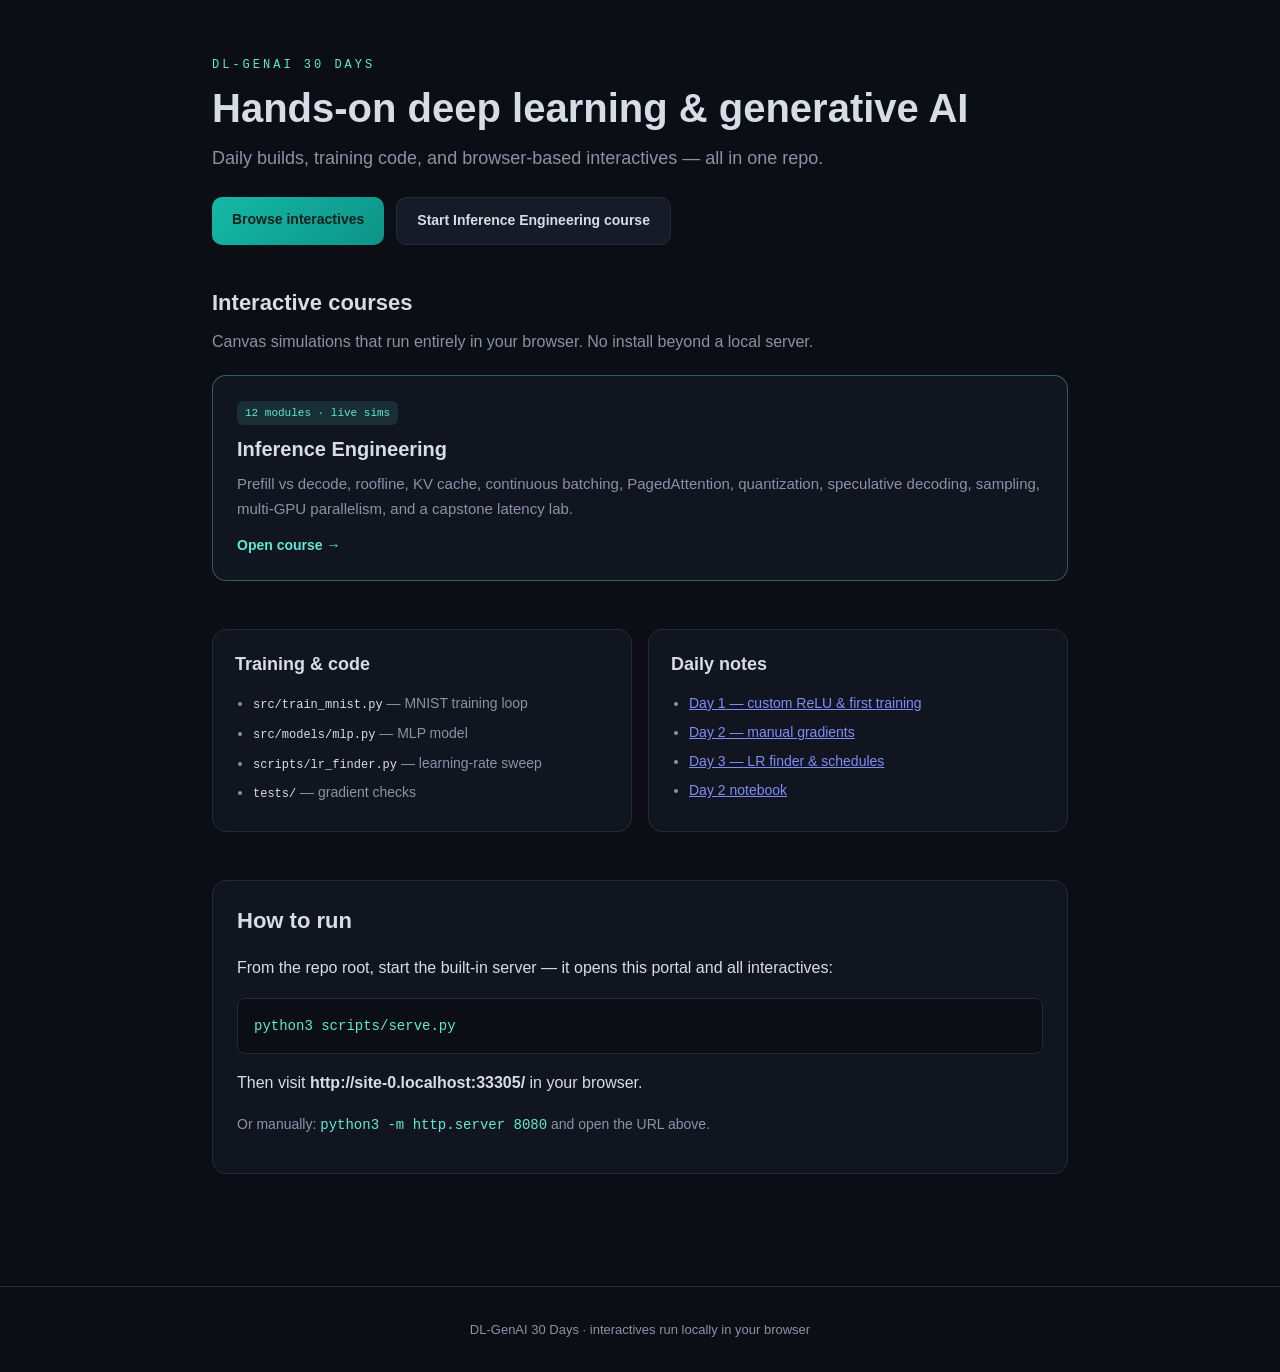
<file: index.html>
<!DOCTYPE html>
<html lang="en">
<head>
<meta charset="UTF-8">
<meta name="viewport" content="width=device-width, initial-scale=1.0">
<title>DL-GenAI 30 Days</title>
<link rel="icon" href="data:image/svg+xml,<svg xmlns='http://www.w3.org/2000/svg' viewBox='0 0 100 100'><text y='.9em' font-size='90'>🧠</text></svg>">
<link rel="stylesheet" href="interactives/portal.css">
</head>
<body>
<header class="hero">
  <p class="kicker">DL-GenAI 30 Days</p>
  <h1>Hands-on deep learning &amp; generative AI</h1>
  <p class="lead">Daily builds, training code, and browser-based interactives — all in one repo.</p>
  <div class="hero-actions">
    <a class="btn primary" href="interactives/">Browse interactives</a>
    <a class="btn" href="interactives/inference-engineering/">Start Inference Engineering course</a>
  </div>
</header>

<main class="wrap">
  <section>
    <h2>Interactive courses</h2>
    <p class="section-lead">Canvas simulations that run entirely in your browser. No install beyond a local server.</p>
    <div class="cards">
      <a class="card featured" href="interactives/inference-engineering/">
        <span class="badge">12 modules · live sims</span>
        <h3>Inference Engineering</h3>
        <p>Prefill vs decode, roofline, KV cache, continuous batching, PagedAttention, quantization, speculative decoding, sampling, multi-GPU parallelism, and a capstone latency lab.</p>
        <span class="card-cta">Open course →</span>
      </a>
    </div>
  </section>

  <section class="grid2">
    <div class="panel">
      <h2>Training &amp; code</h2>
      <ul class="links">
        <li><code>src/train_mnist.py</code> — MNIST training loop</li>
        <li><code>src/models/mlp.py</code> — MLP model</li>
        <li><code>scripts/lr_finder.py</code> — learning-rate sweep</li>
        <li><code>tests/</code> — gradient checks</li>
      </ul>
    </div>
    <div class="panel">
      <h2>Daily notes</h2>
      <ul class="links">
        <li><a href="notes/day1.md">Day 1 — custom ReLU &amp; first training</a></li>
        <li><a href="notes/day2.md">Day 2 — manual gradients</a></li>
        <li><a href="notes/day3.md">Day 3 — LR finder &amp; schedules</a></li>
        <li><a href="notebooks/day2_manual_grad.ipynb">Day 2 notebook</a></li>
      </ul>
    </div>
  </section>

  <section class="run-box" id="run">
    <h2>How to run</h2>
    <p>From the repo root, start the built-in server — it opens this portal and all interactives:</p>
    <pre><code>python3 scripts/serve.py</code></pre>
    <p>Then visit <strong id="url-hint">http://localhost:8080/</strong> in your browser.</p>
    <p class="dim">Or manually: <code>python3 -m http.server 8080</code> and open the URL above.</p>
  </section>
</main>

<footer>DL-GenAI 30 Days · interactives run locally in your browser</footer>
<script>
  function $(id) { return document.getElementById(id); }
  if (location.protocol !== "file:") {
    $("url-hint").textContent = location.origin + "/";
  }
</script>
</body>
</html>
</file>
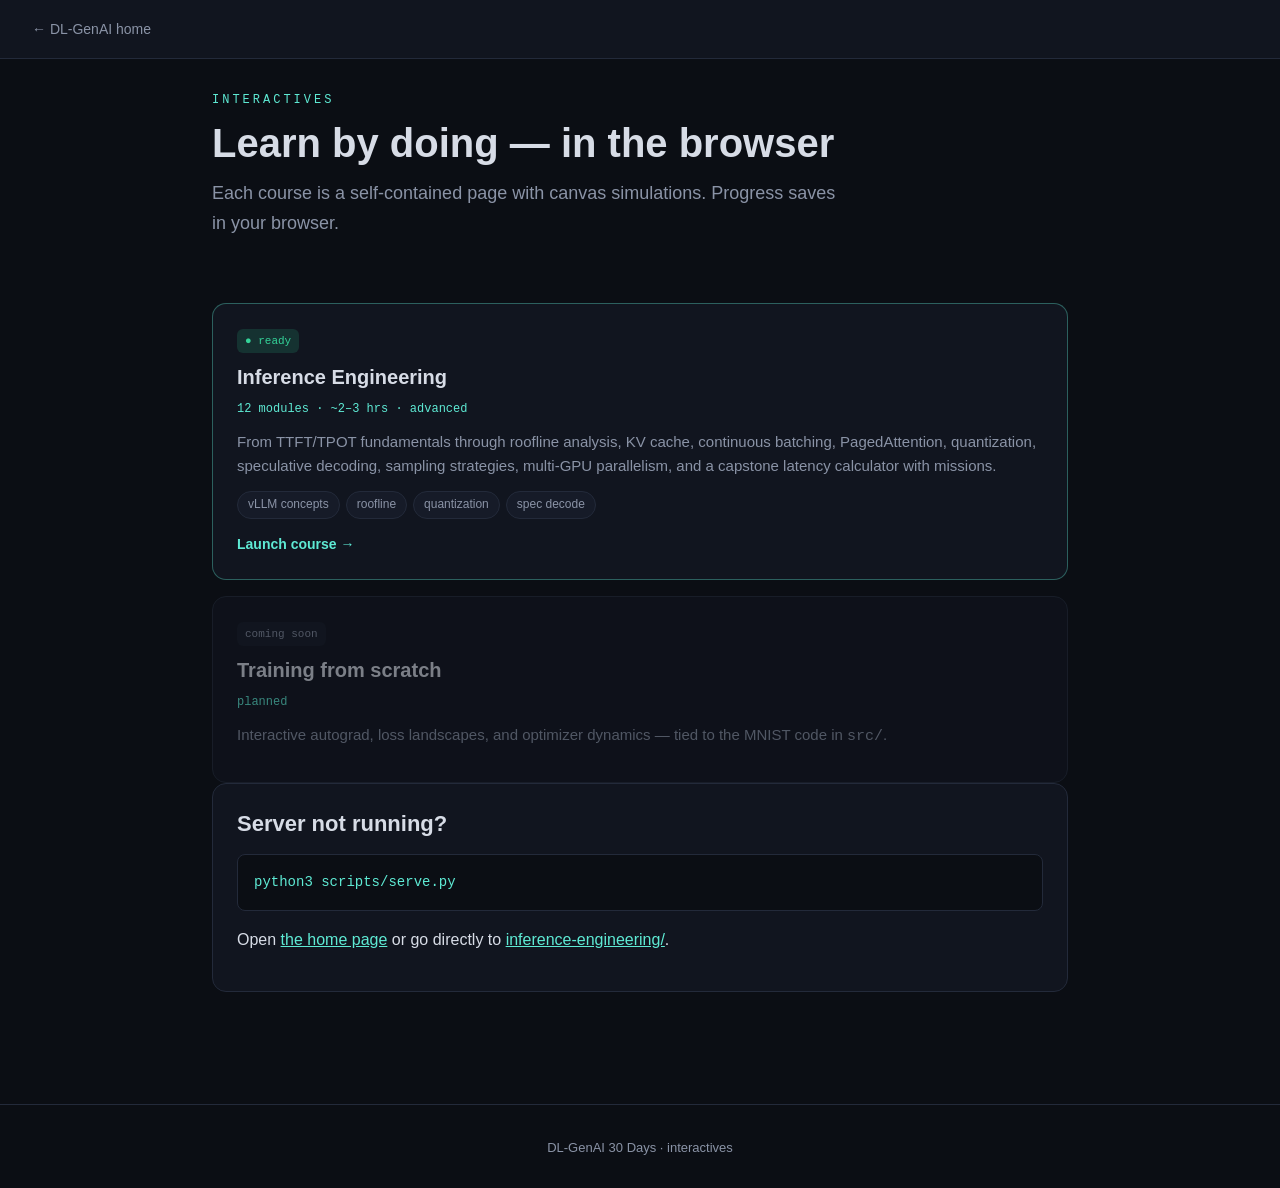
<file: interactives/index.html>
<!DOCTYPE html>
<html lang="en">
<head>
<meta charset="UTF-8">
<meta name="viewport" content="width=device-width, initial-scale=1.0">
<title>Interactives — DL-GenAI 30 Days</title>
<link rel="icon" href="data:image/svg+xml,<svg xmlns='http://www.w3.org/2000/svg' viewBox='0 0 100 100'><text y='.9em' font-size='90'>⚡</text></svg>">
<link rel="stylesheet" href="portal.css">
</head>
<body>
<nav class="topnav">
  <a href="../" class="back">← DL-GenAI home</a>
</nav>

<header class="hero compact">
  <p class="kicker">Interactives</p>
  <h1>Learn by doing — in the browser</h1>
  <p class="lead">Each course is a self-contained page with canvas simulations. Progress saves in your browser.</p>
</header>

<main class="wrap">
  <div class="cards">
    <a class="card featured" href="inference-engineering/">
      <span class="badge live">● ready</span>
      <h3>Inference Engineering</h3>
      <p class="meta">12 modules · ~2–3 hrs · advanced</p>
      <p>From TTFT/TPOT fundamentals through roofline analysis, KV cache, continuous batching, PagedAttention, quantization, speculative decoding, sampling strategies, multi-GPU parallelism, and a capstone latency calculator with missions.</p>
      <ul class="tags">
        <li>vLLM concepts</li>
        <li>roofline</li>
        <li>quantization</li>
        <li>spec decode</li>
      </ul>
      <span class="card-cta">Launch course →</span>
    </a>

    <div class="card soon">
      <span class="badge muted">coming soon</span>
      <h3>Training from scratch</h3>
      <p class="meta">planned</p>
      <p>Interactive autograd, loss landscapes, and optimizer dynamics — tied to the MNIST code in <code>src/</code>.</p>
    </div>
  </div>

  <section class="run-box">
    <h2>Server not running?</h2>
    <pre><code>python3 scripts/serve.py</code></pre>
    <p>Open <a href="../" id="home-link">the home page</a> or go directly to
      <a href="inference-engineering/">inference-engineering/</a>.</p>
  </section>
</main>

<footer>DL-GenAI 30 Days · interactives</footer>
<script>
  if (location.protocol !== "file:") {
    document.getElementById("home-link").href = location.origin + "/";
  }
</script>
</body>
</html>
</file>
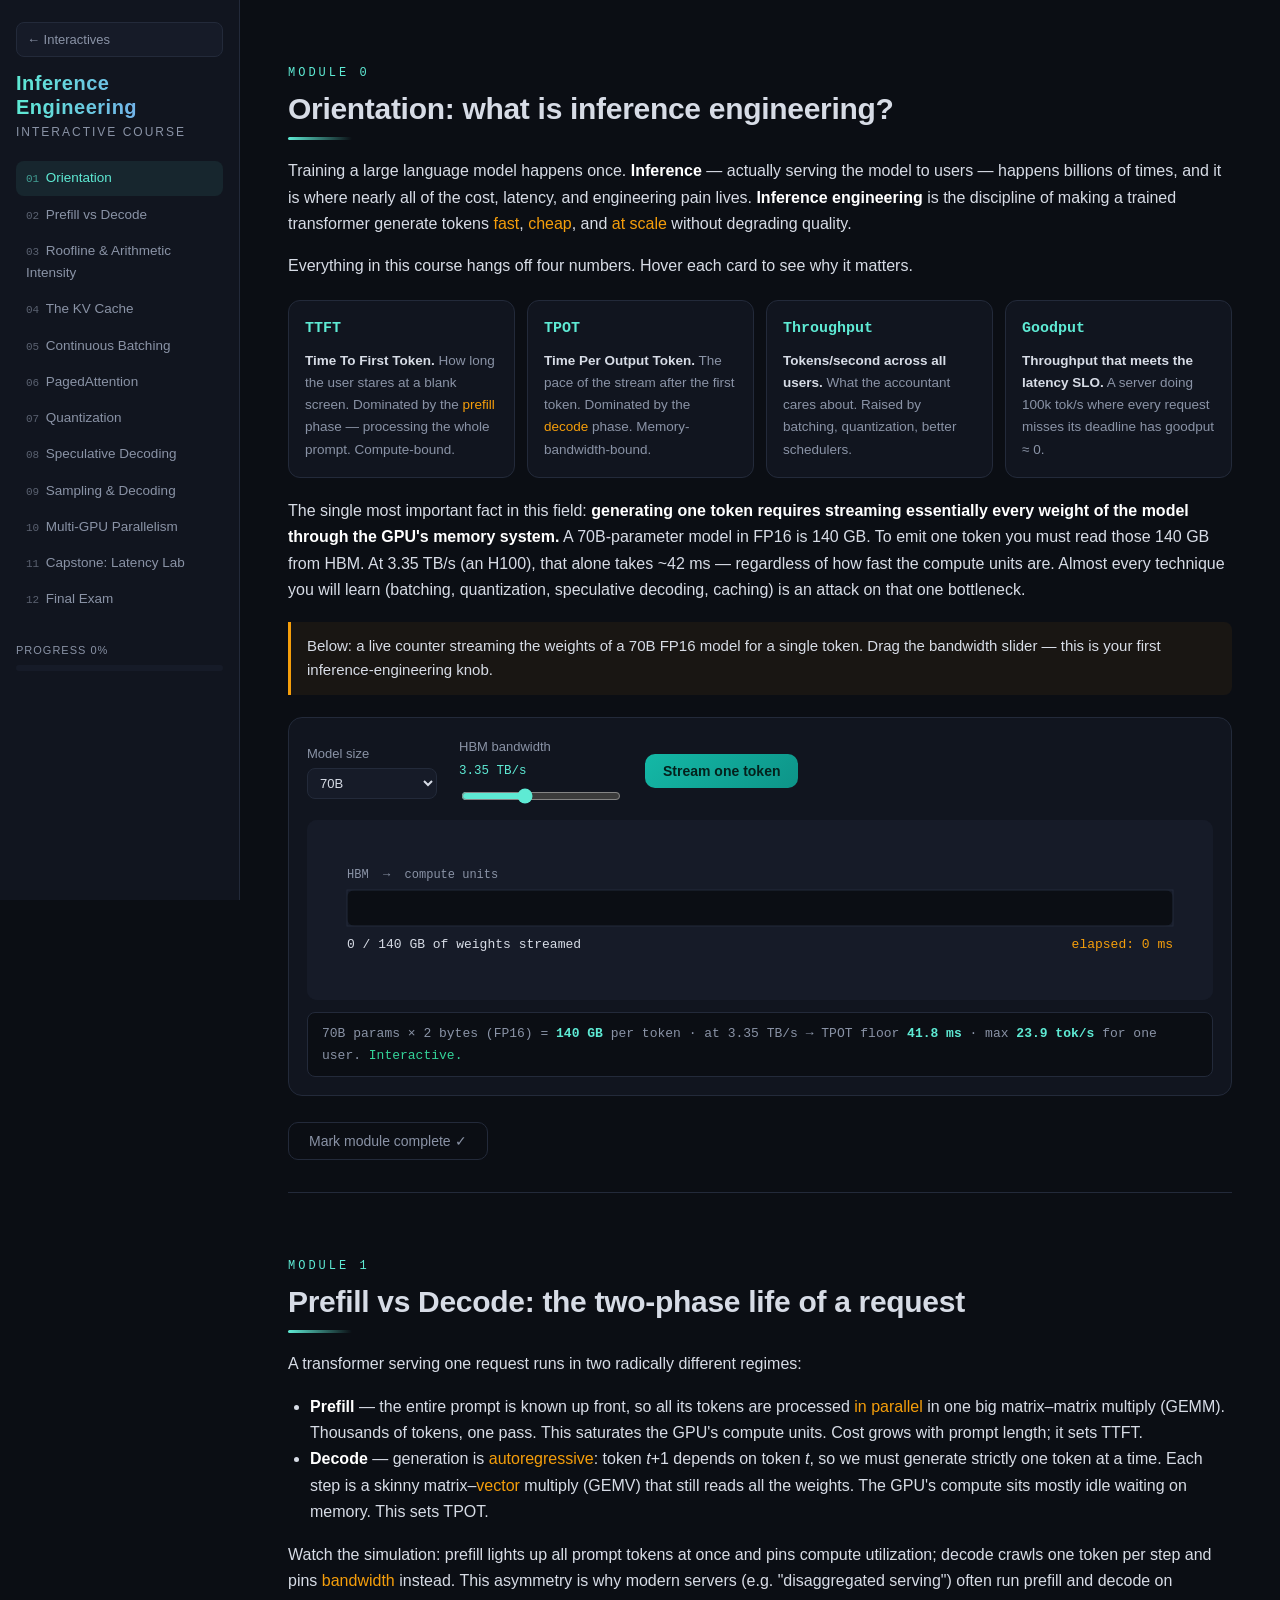
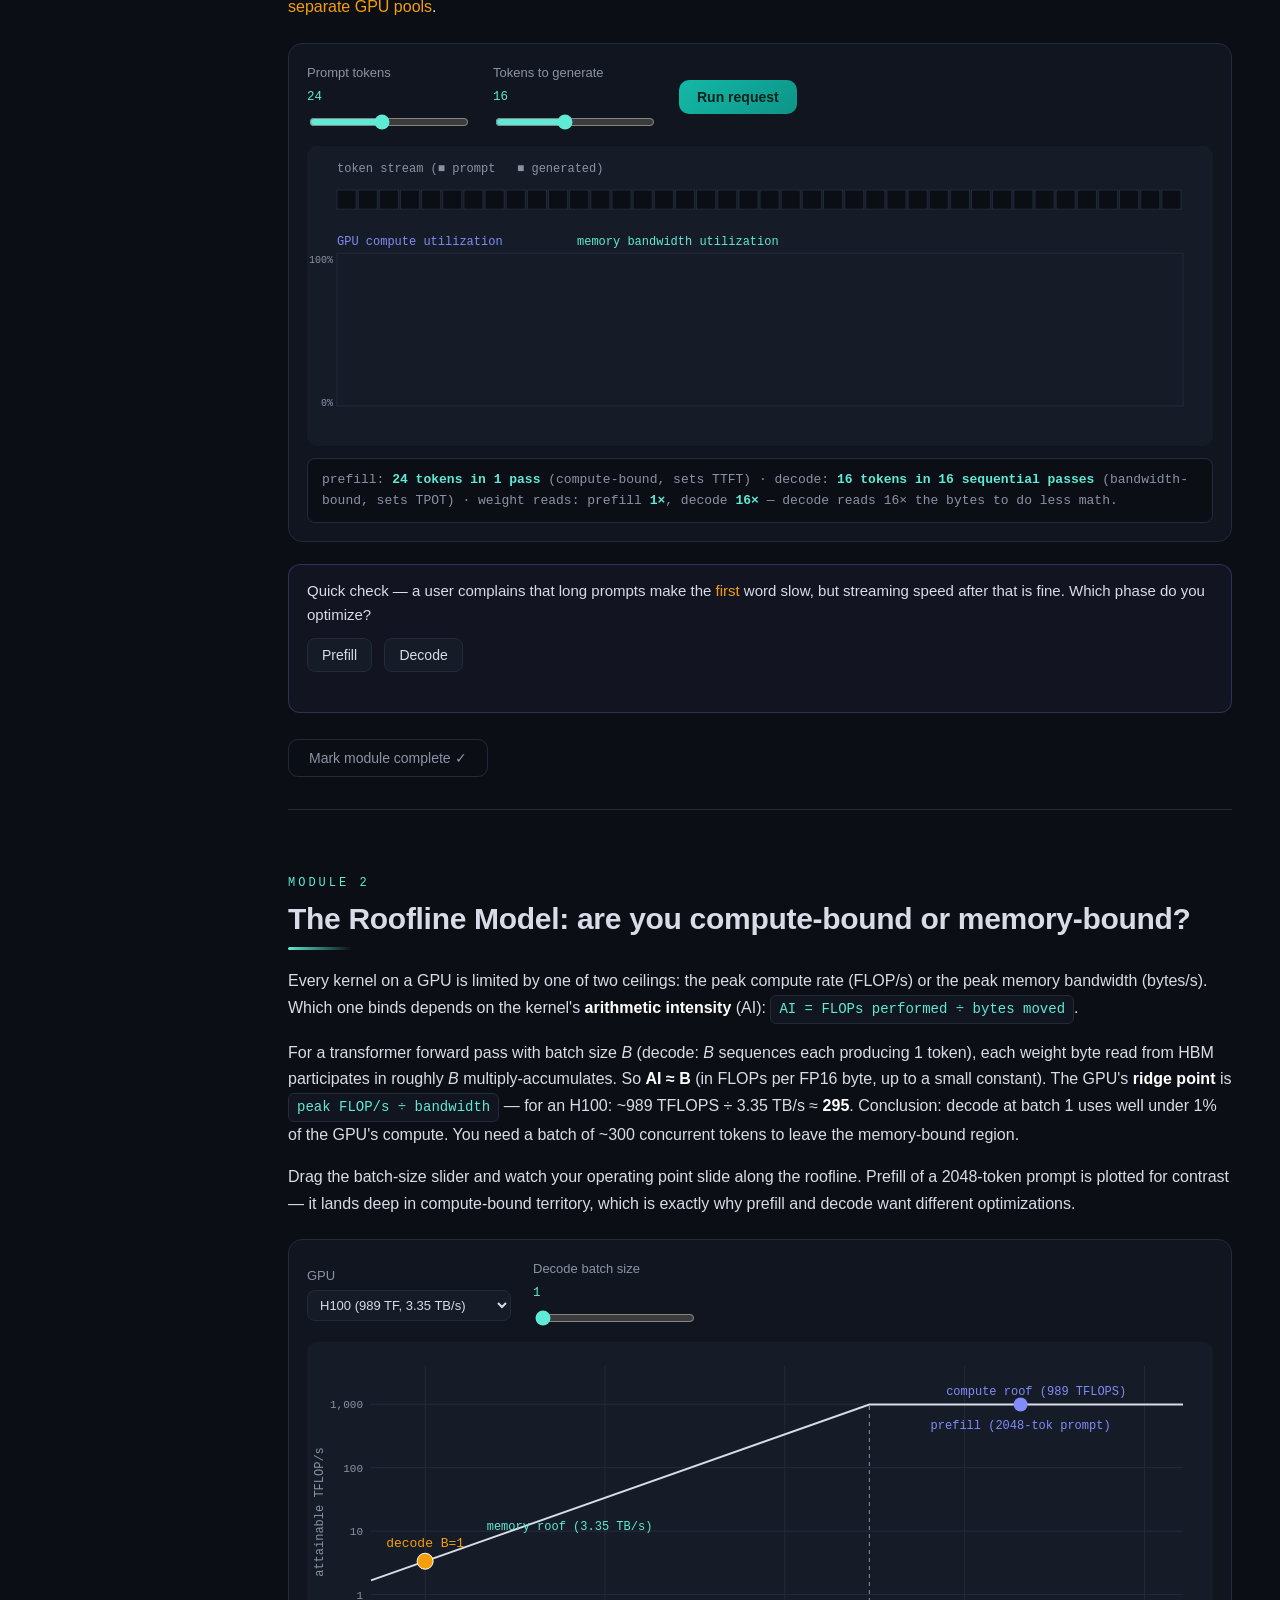
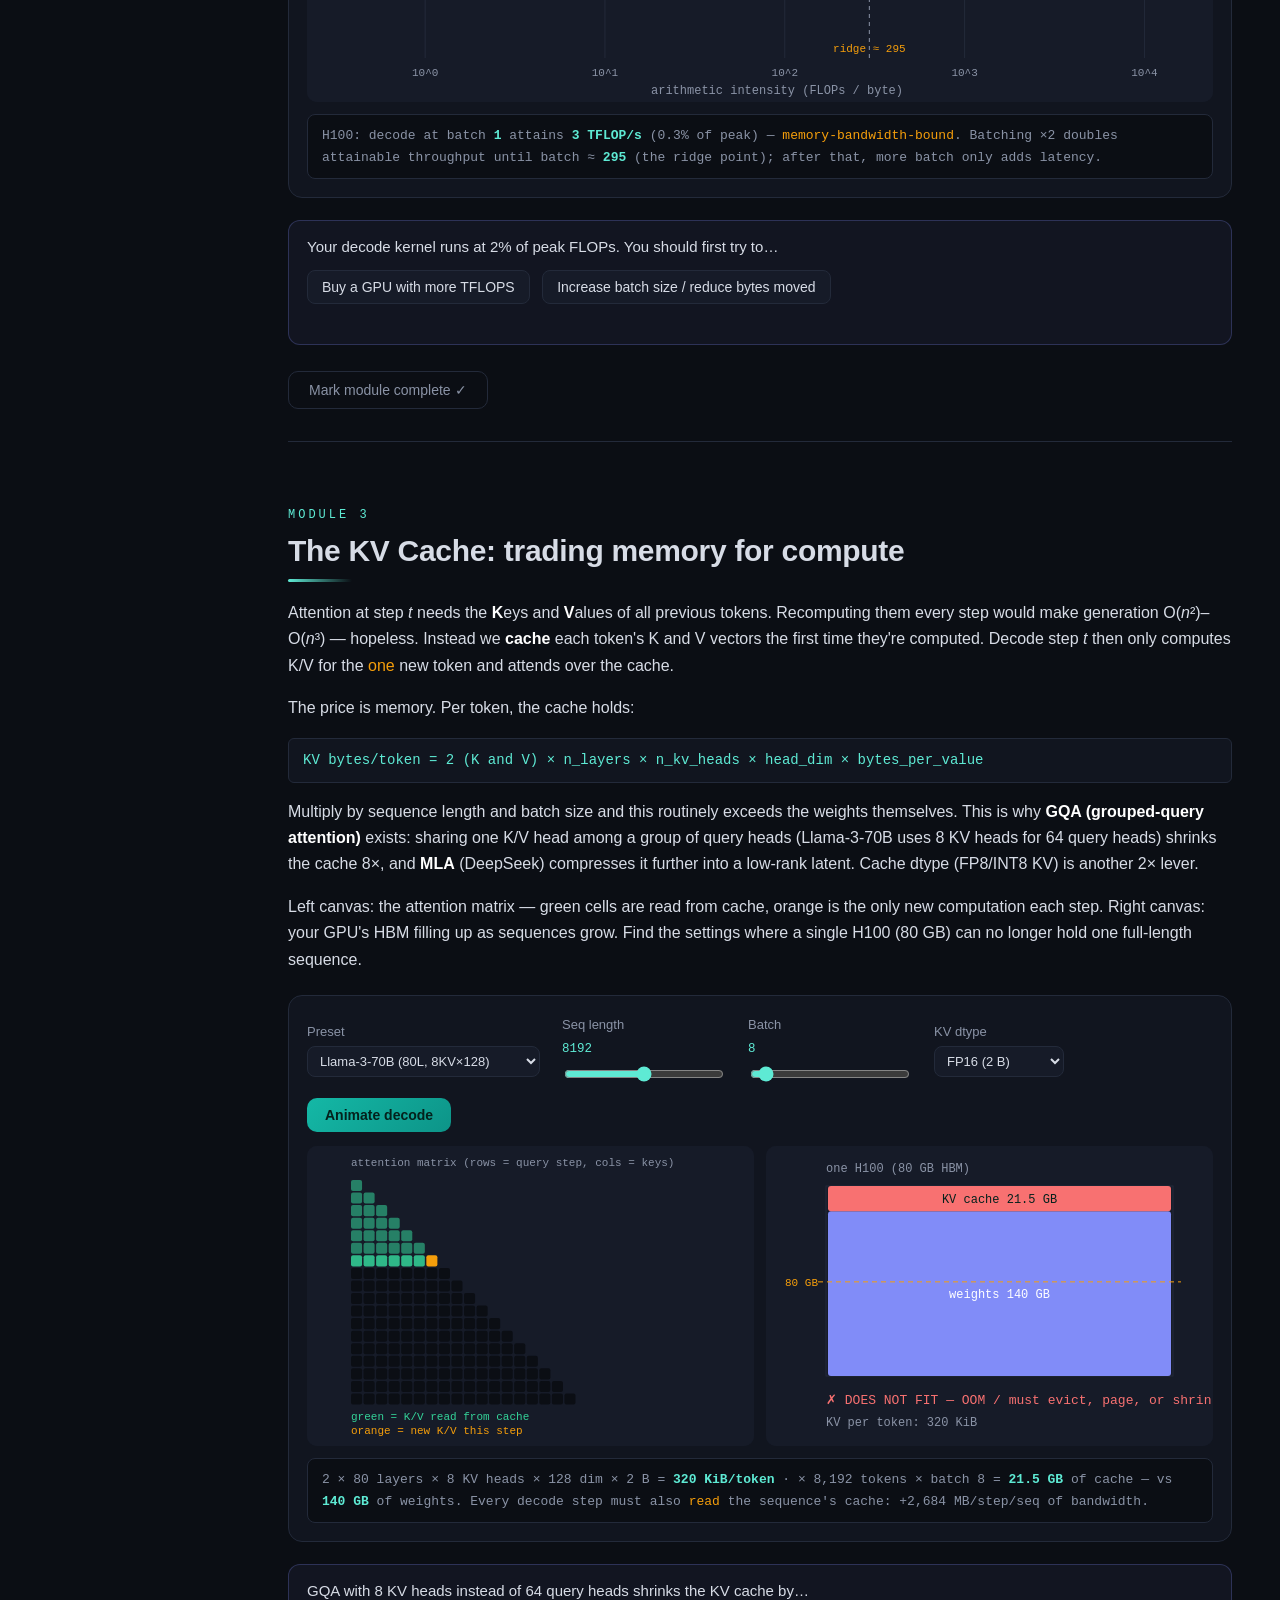
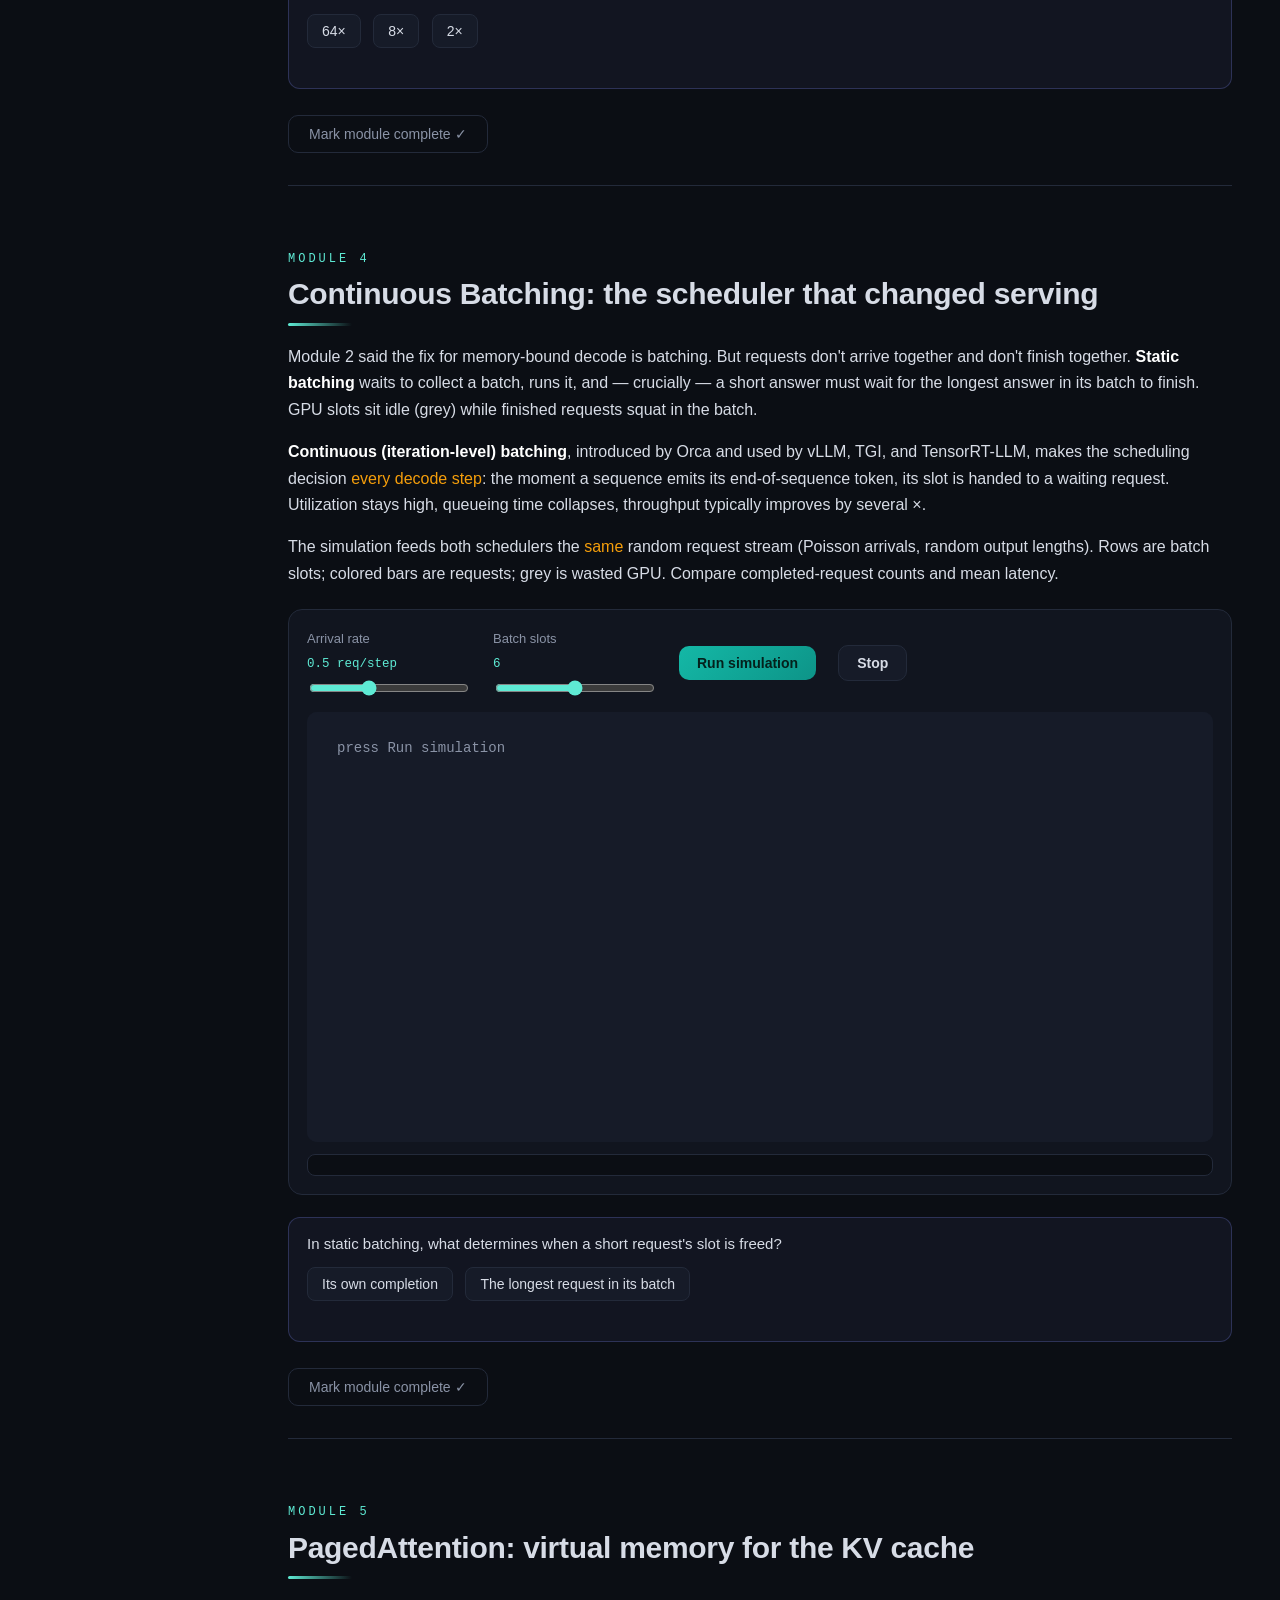
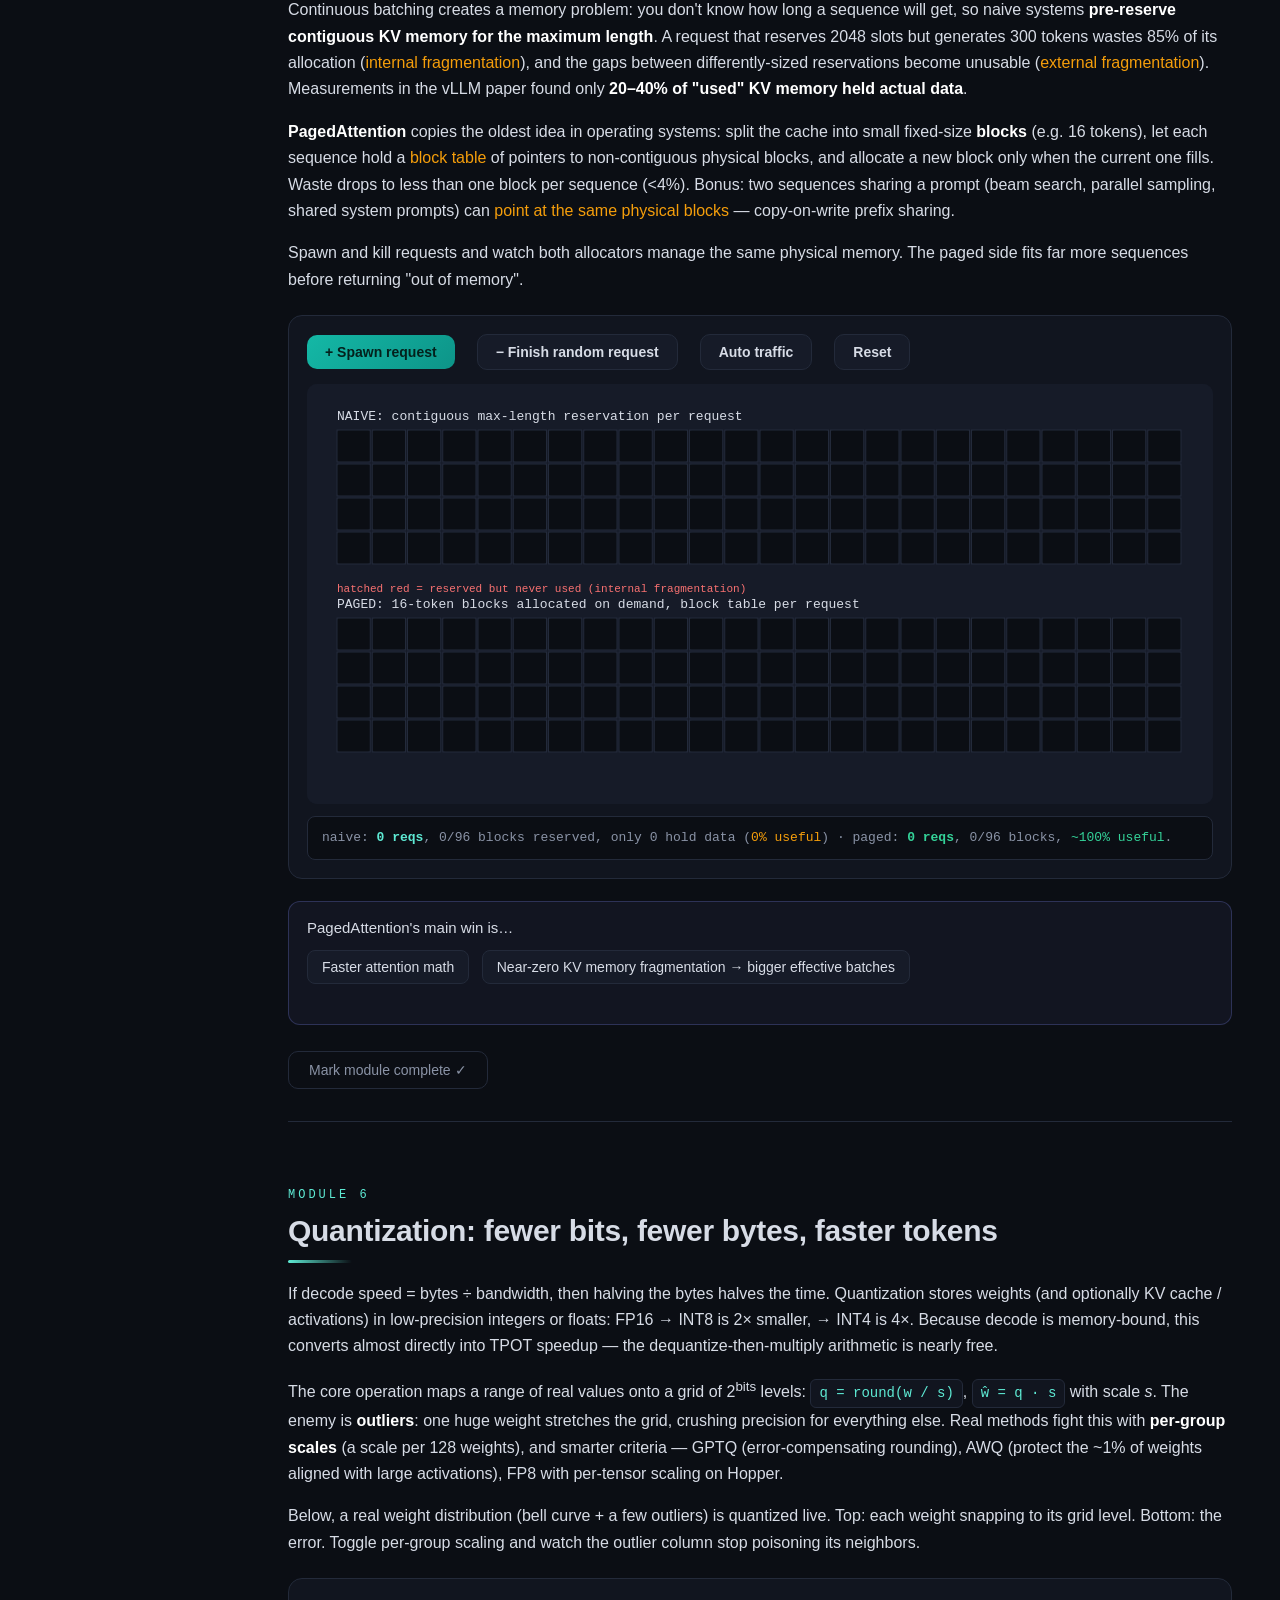
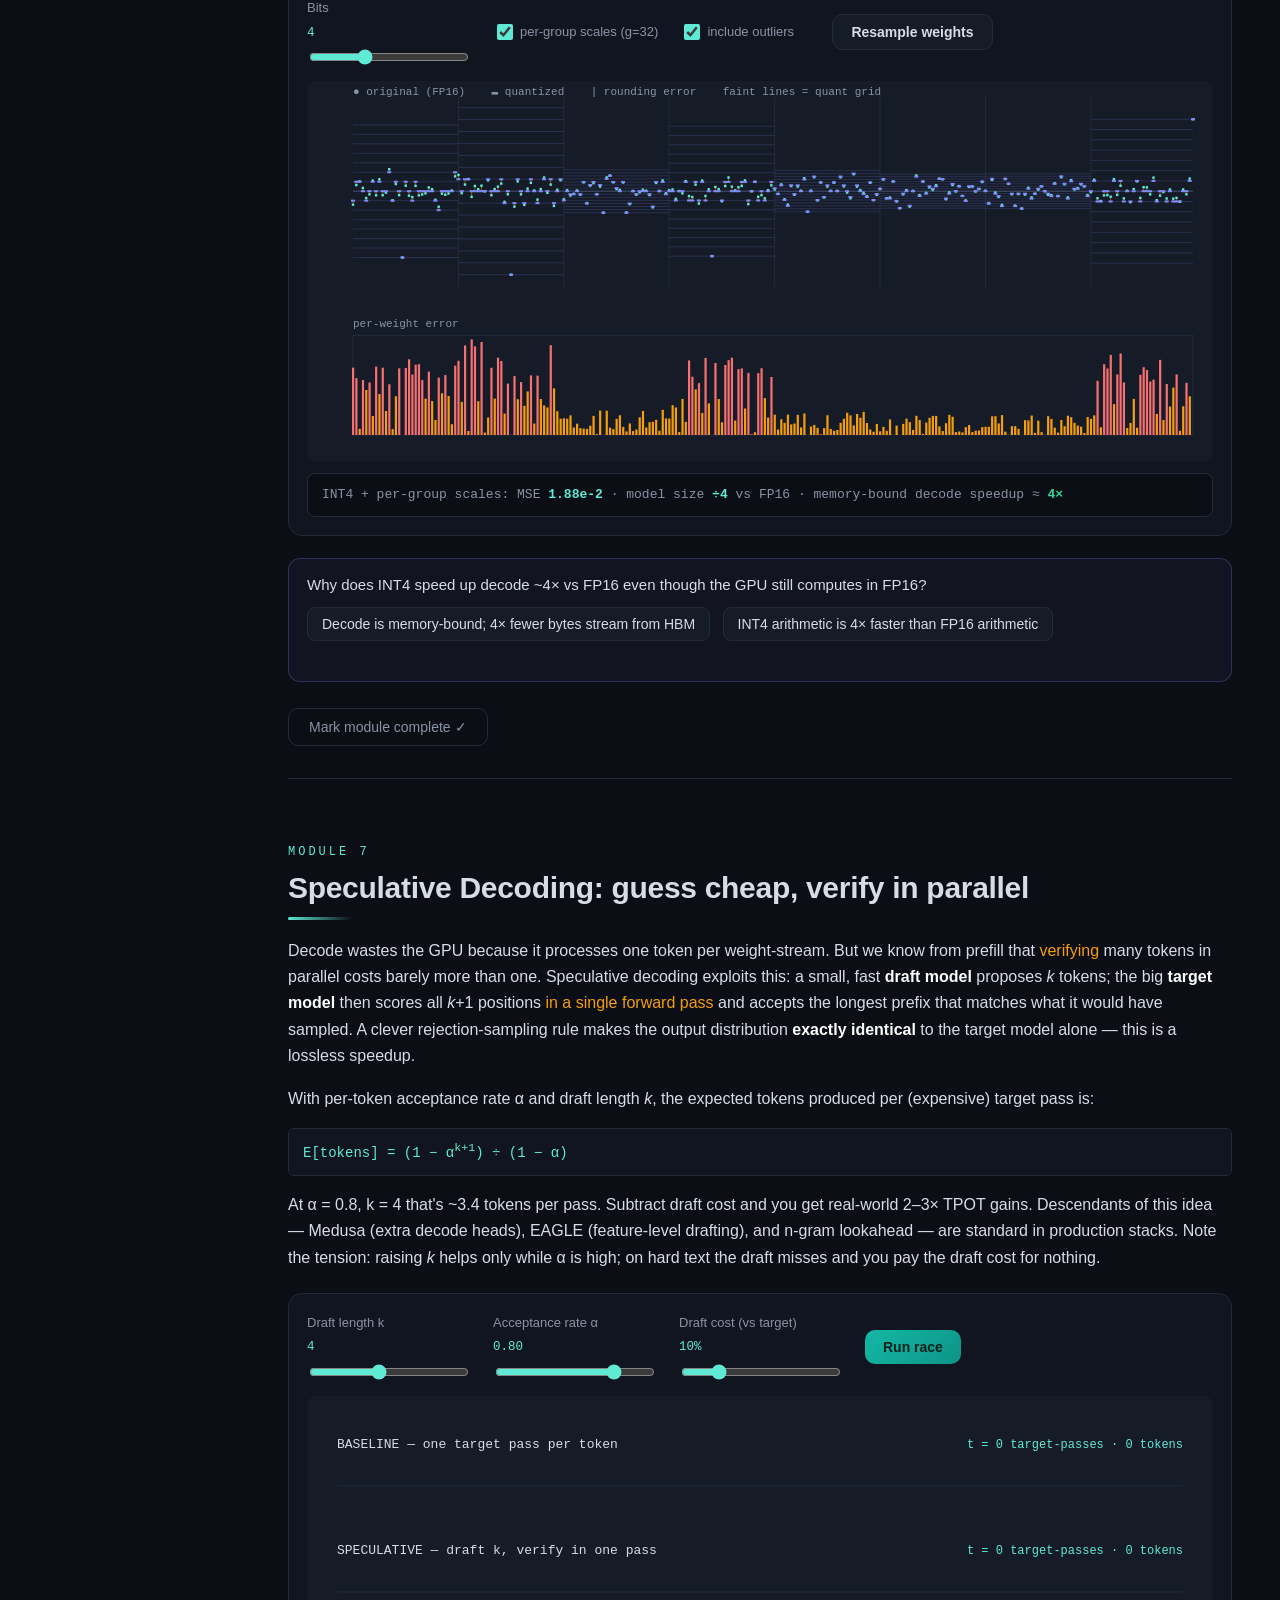
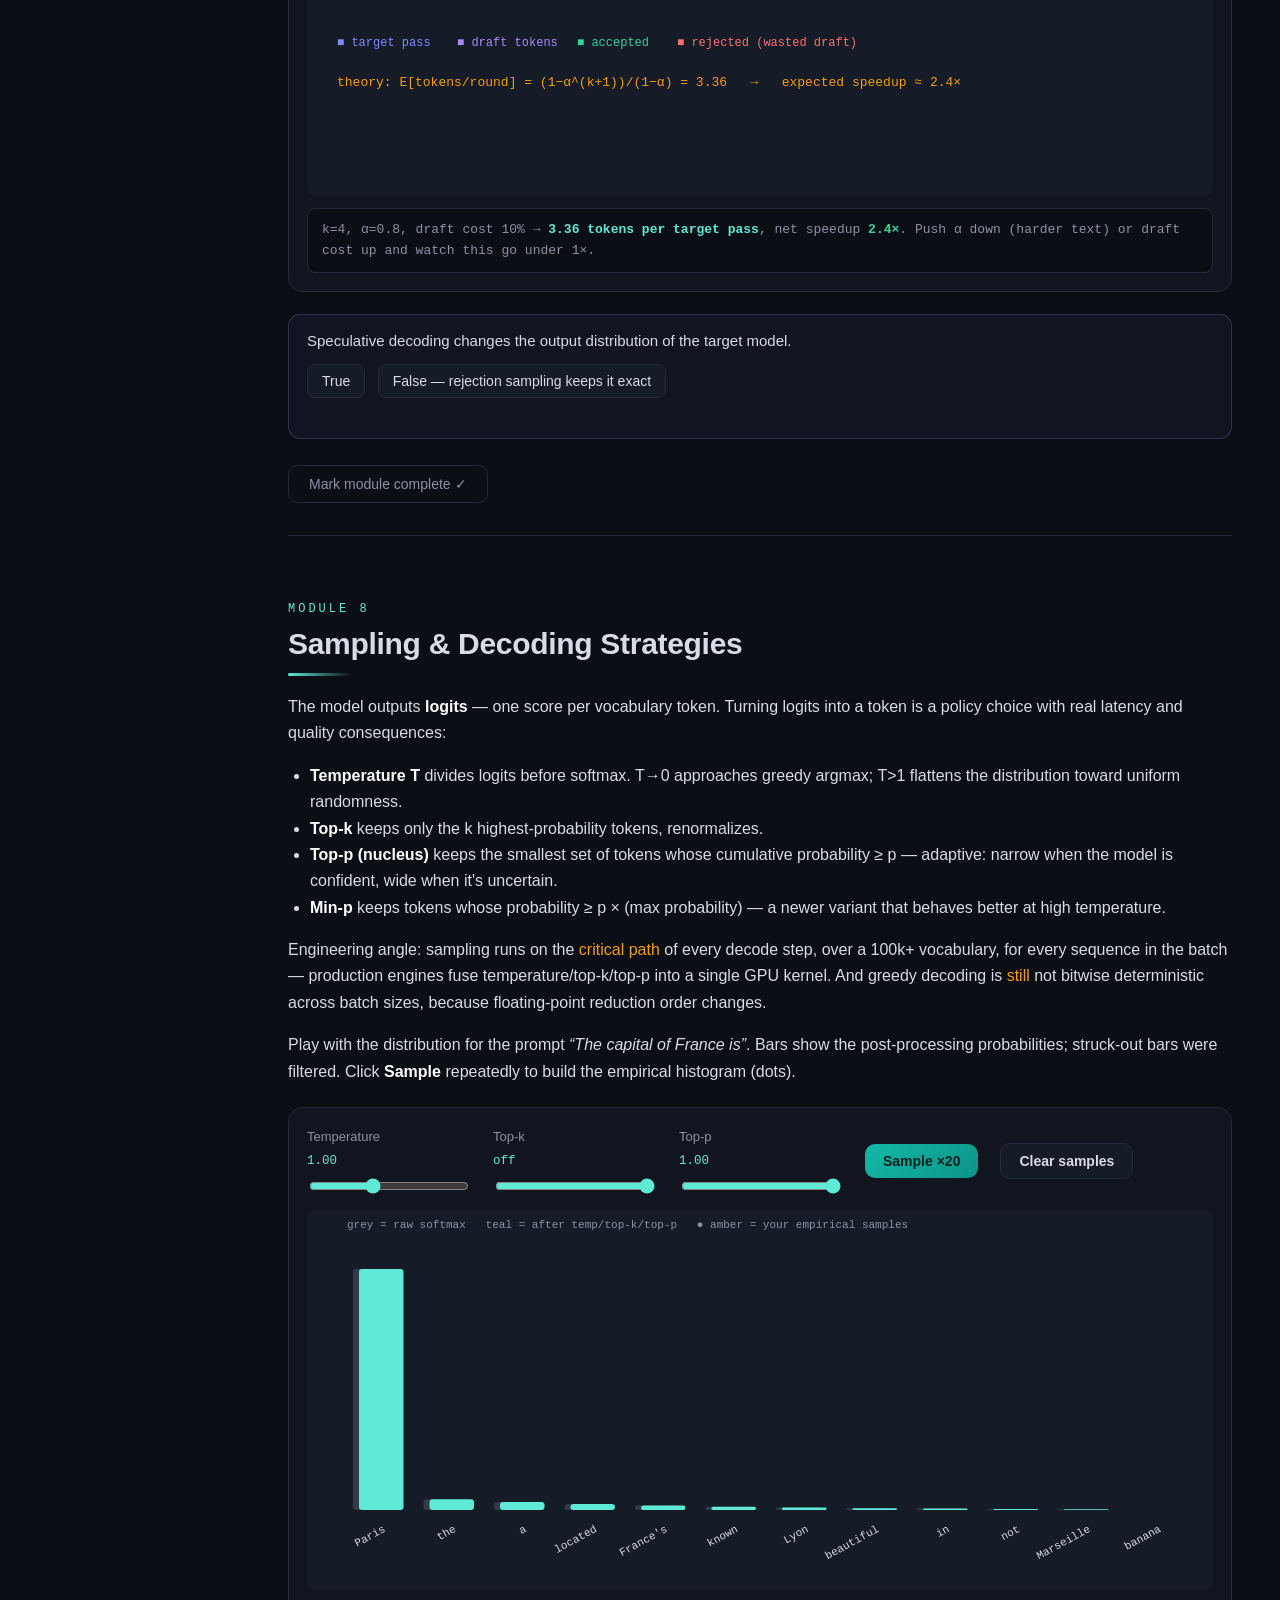
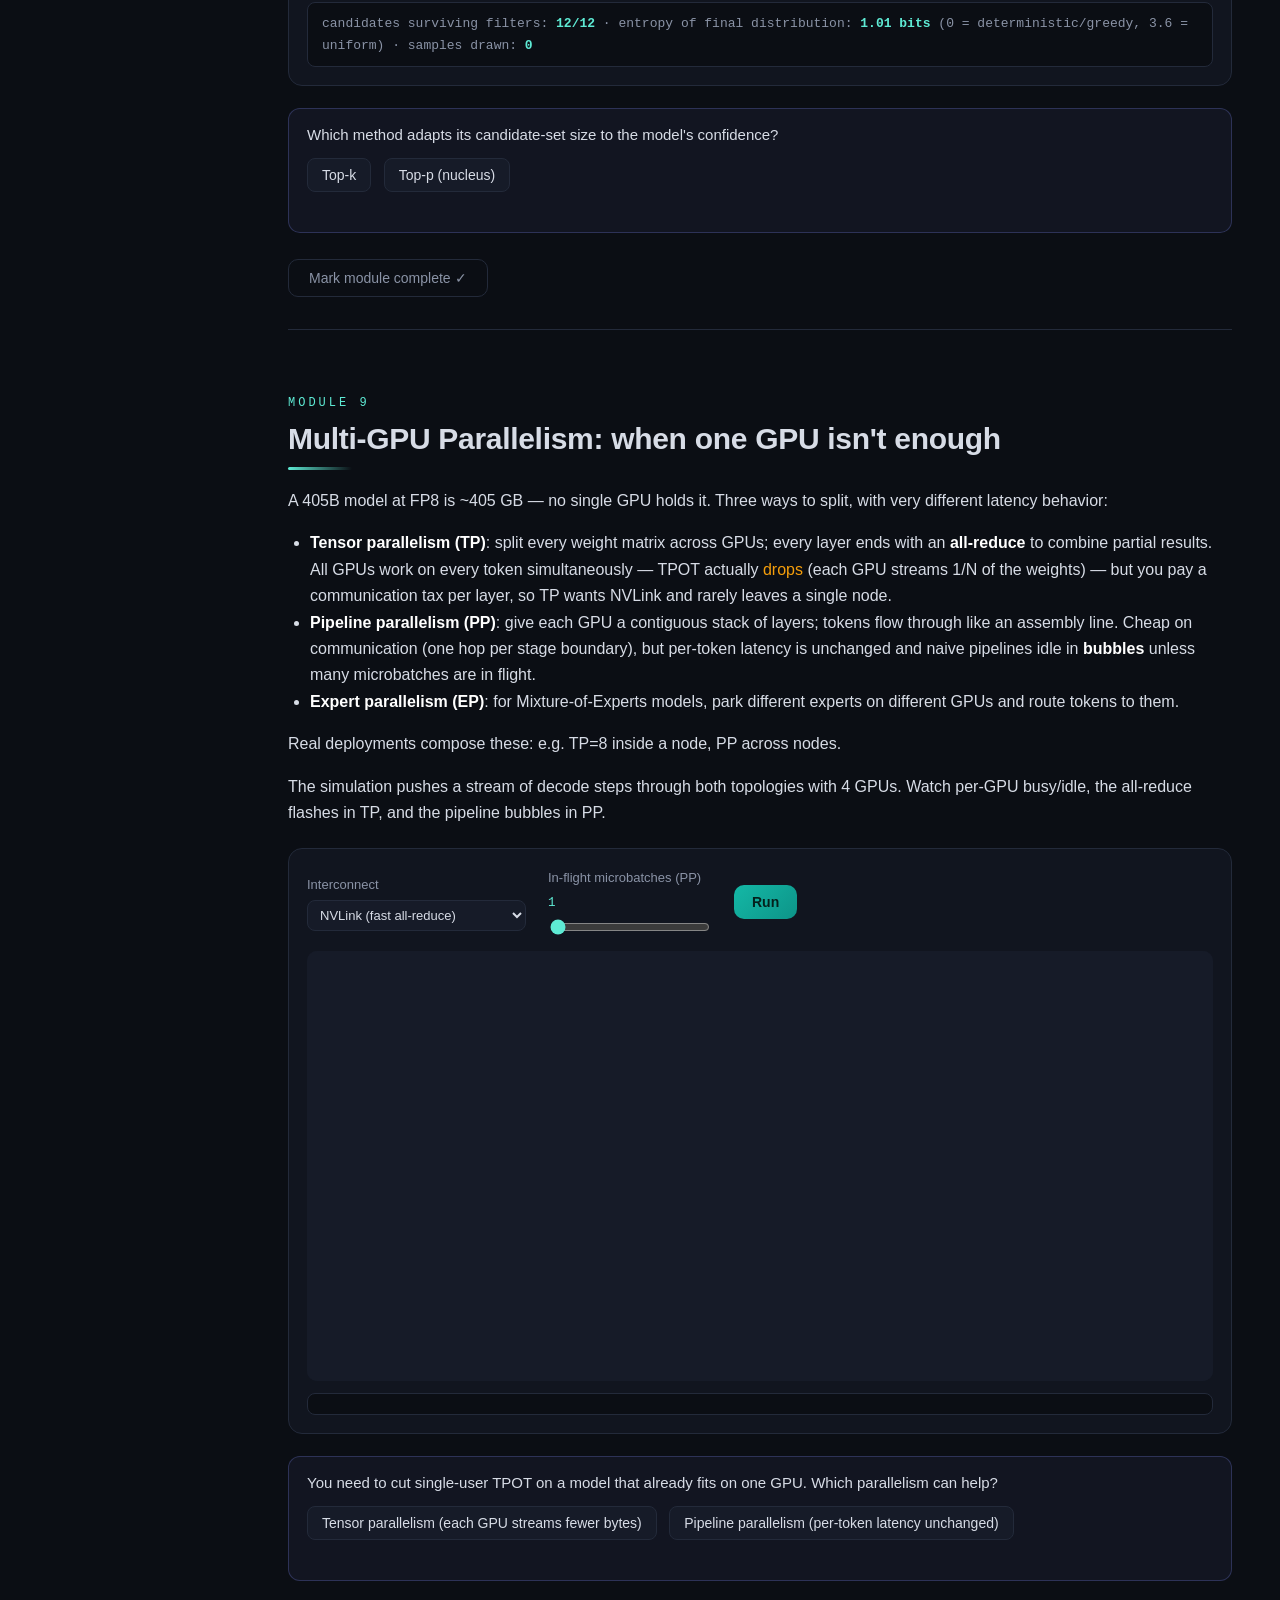
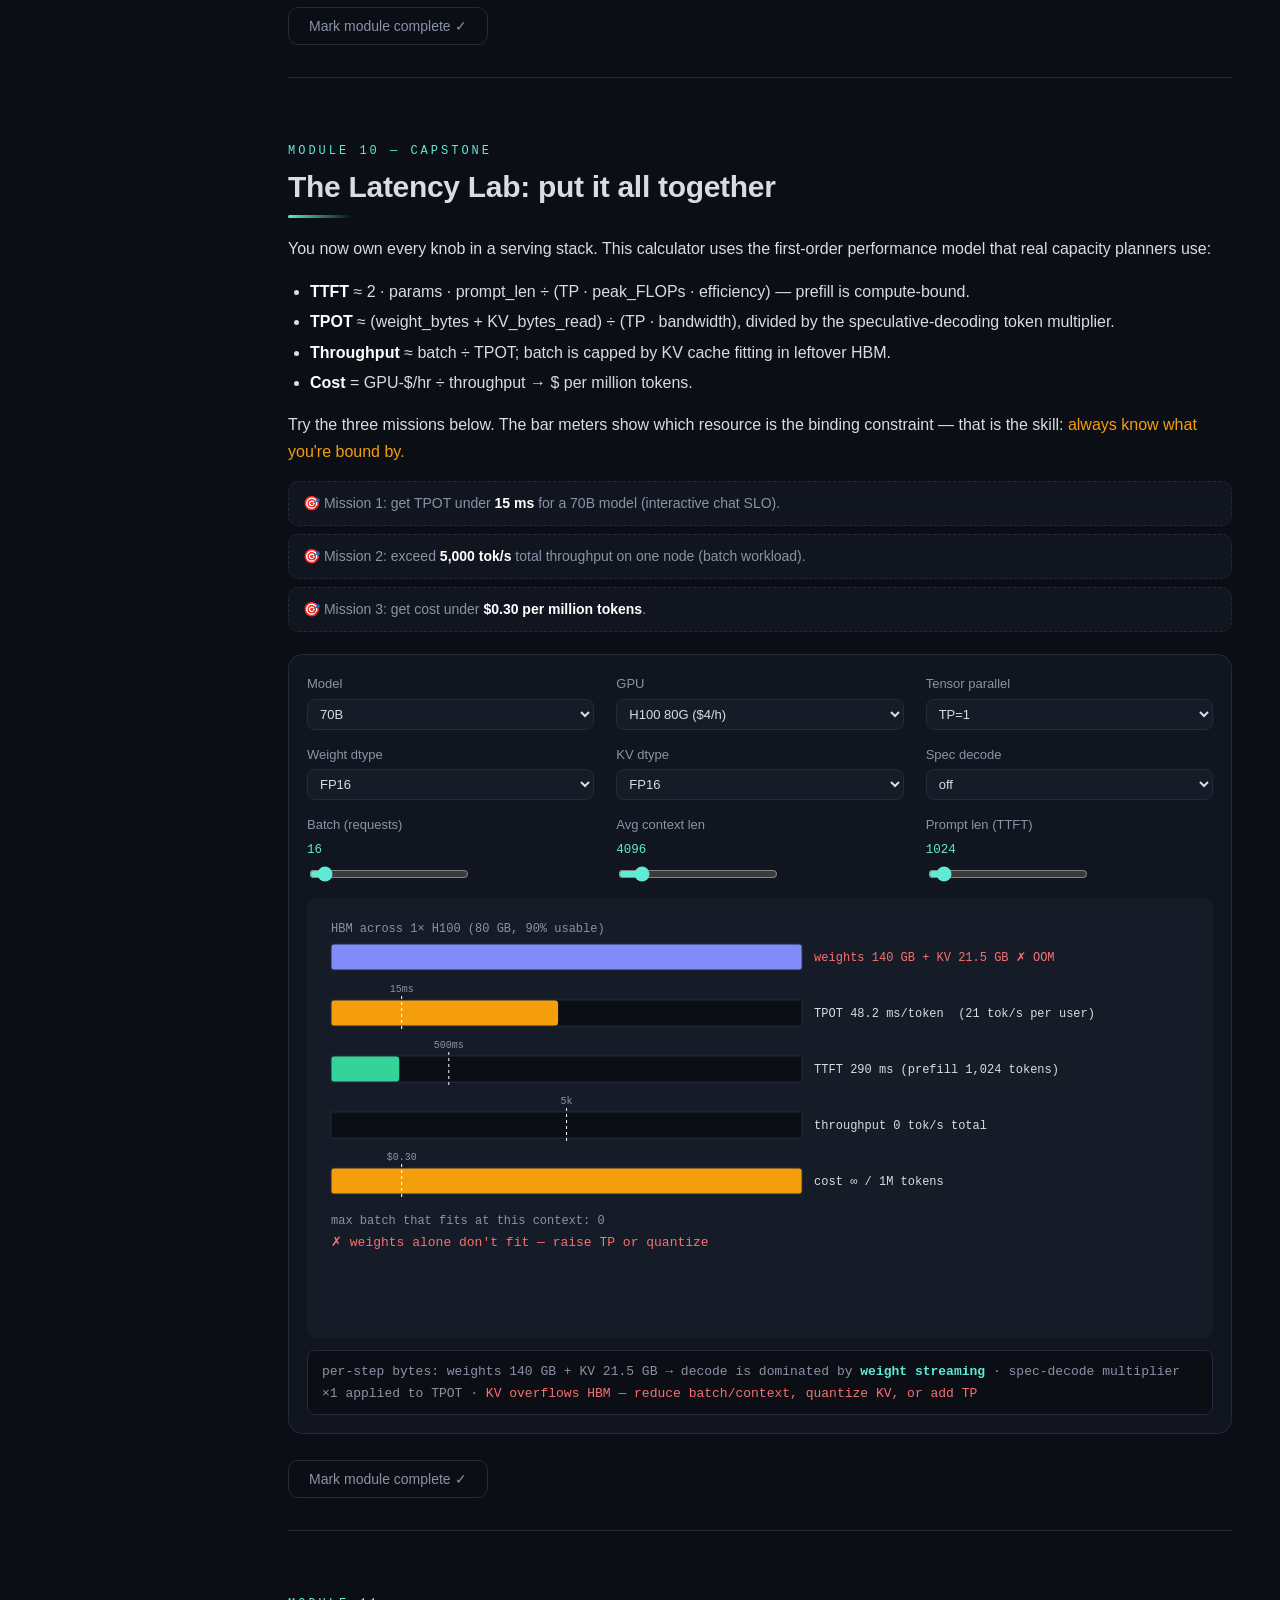
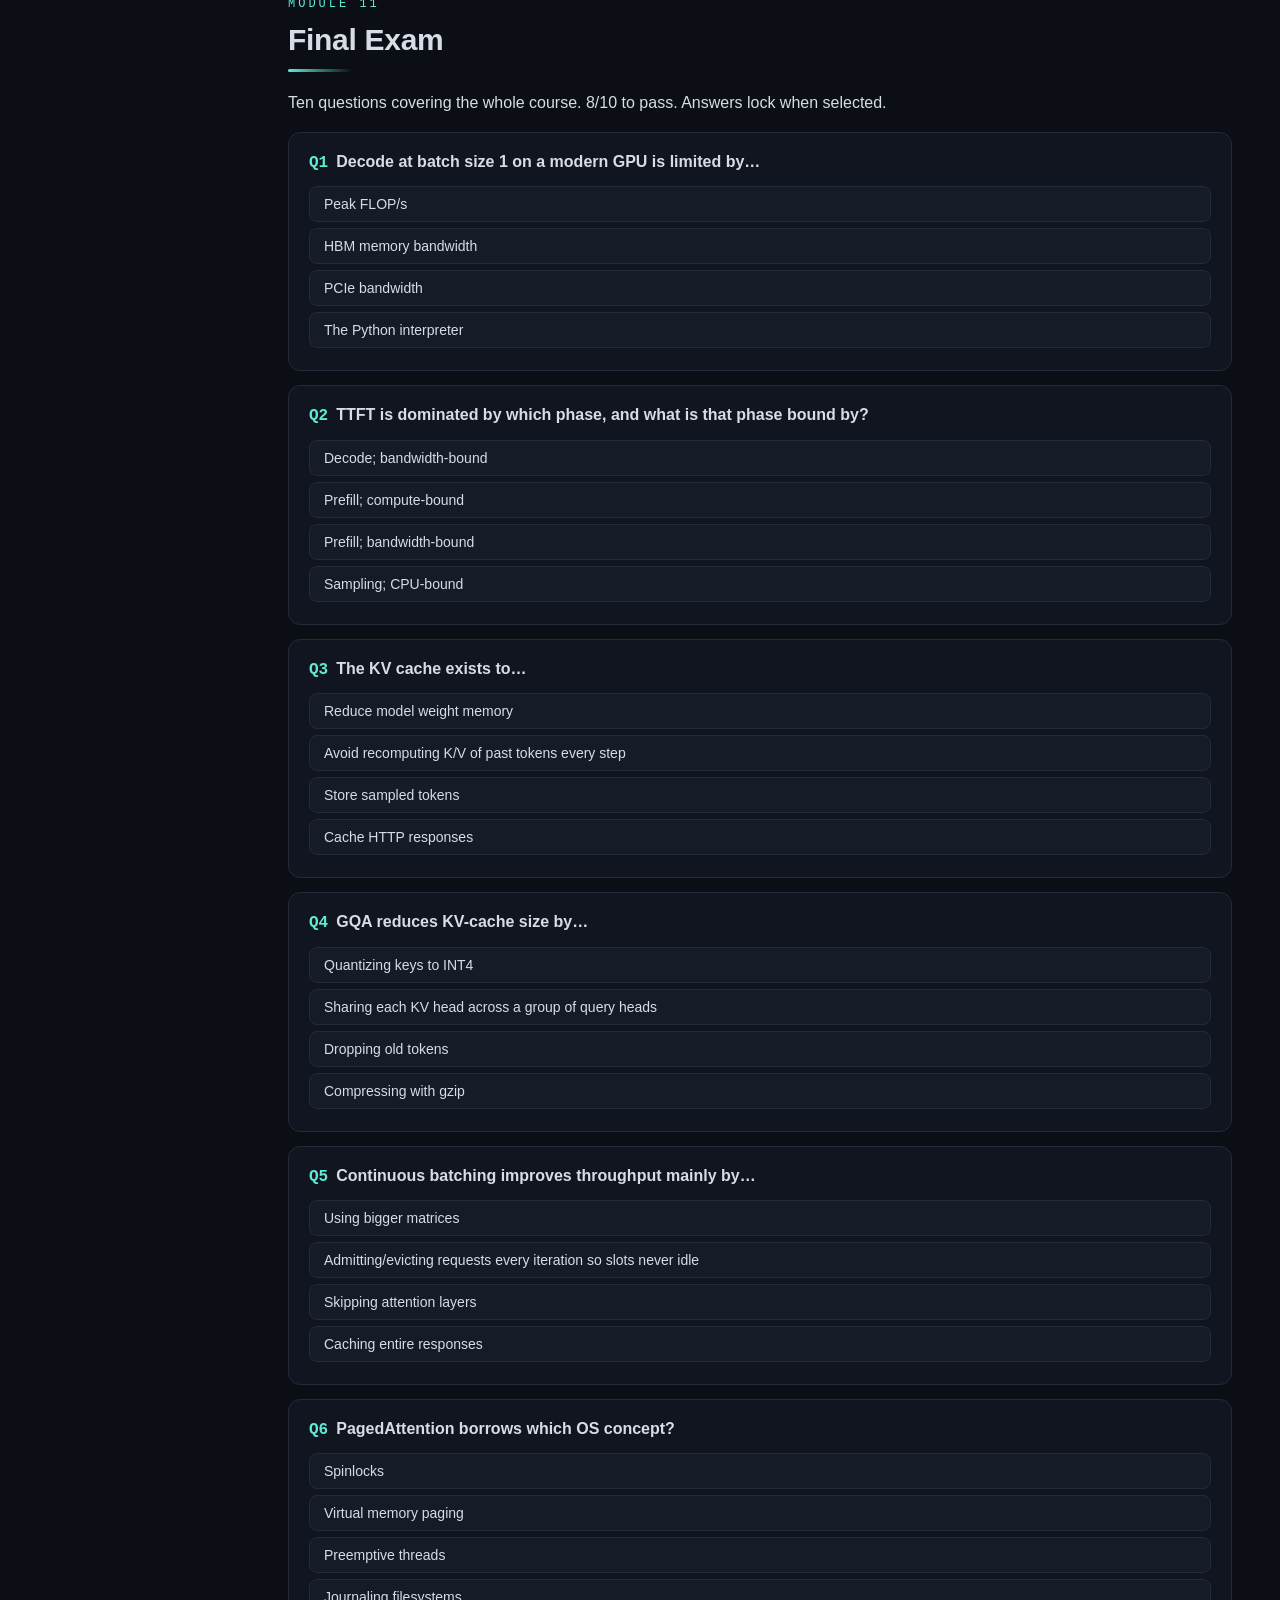
<file: interactives/inference-engineering/index.html>
<!DOCTYPE html>
<html lang="en">
<head>
<meta charset="UTF-8">
<meta name="viewport" content="width=device-width, initial-scale=1.0">
<title>Inference Engineering — An Interactive Course</title>
<link rel="icon" href="data:image/svg+xml,<svg xmlns='http://www.w3.org/2000/svg' viewBox='0 0 100 100'><text y='.9em' font-size='90'>⚡</text></svg>">
<link rel="stylesheet" href="style.css">
</head>
<body>

<nav id="sidebar">
  <a href="../" class="back-home">← Interactives</a>
  <div class="side-title">Inference<br>Engineering</div>
  <div class="side-sub">interactive course</div>
  <ol id="navlist">
    <li><a href="#m0" data-m="0">Orientation</a></li>
    <li><a href="#m1" data-m="1">Prefill vs Decode</a></li>
    <li><a href="#m2" data-m="2">Roofline &amp; Arithmetic Intensity</a></li>
    <li><a href="#m3" data-m="3">The KV Cache</a></li>
    <li><a href="#m4" data-m="4">Continuous Batching</a></li>
    <li><a href="#m5" data-m="5">PagedAttention</a></li>
    <li><a href="#m6" data-m="6">Quantization</a></li>
    <li><a href="#m7" data-m="7">Speculative Decoding</a></li>
    <li><a href="#m8" data-m="8">Sampling &amp; Decoding</a></li>
    <li><a href="#m9" data-m="9">Multi-GPU Parallelism</a></li>
    <li><a href="#m10" data-m="10">Capstone: Latency Lab</a></li>
    <li><a href="#m11" data-m="11">Final Exam</a></li>
  </ol>
  <div class="side-progress">
    <div class="side-progress-label">progress <span id="progPct">0%</span></div>
    <div class="side-progress-bar"><div id="progFill"></div></div>
  </div>
</nav>

<main id="content">

<!-- ================= MODULE 0 ================= -->
<section class="module" id="m0">
  <div class="kicker">Module 0</div>
  <h1>Orientation: what is inference engineering?</h1>
  <p>
    Training a large language model happens once. <b>Inference</b> — actually serving the model to
    users — happens billions of times, and it is where nearly all of the cost, latency, and
    engineering pain lives. <b>Inference engineering</b> is the discipline of making a trained
    transformer generate tokens <em>fast</em>, <em>cheap</em>, and <em>at scale</em> without
    degrading quality.
  </p>
  <p>Everything in this course hangs off four numbers. Hover each card to see why it matters.</p>
  <div class="cards">
    <div class="card"><h3>TTFT</h3><p><b>Time To First Token.</b> How long the user stares at a blank screen. Dominated by the <em>prefill</em> phase — processing the whole prompt. Compute-bound.</p></div>
    <div class="card"><h3>TPOT</h3><p><b>Time Per Output Token.</b> The pace of the stream after the first token. Dominated by the <em>decode</em> phase. Memory-bandwidth-bound.</p></div>
    <div class="card"><h3>Throughput</h3><p><b>Tokens/second across all users.</b> What the accountant cares about. Raised by batching, quantization, better schedulers.</p></div>
    <div class="card"><h3>Goodput</h3><p><b>Throughput that meets the latency SLO.</b> A server doing 100k tok/s where every request misses its deadline has goodput ≈ 0.</p></div>
  </div>
  <p>
    The single most important fact in this field: <b>generating one token requires streaming
    essentially every weight of the model through the GPU's memory system.</b> A 70B-parameter model
    in FP16 is 140&nbsp;GB. To emit one token you must read those 140&nbsp;GB from HBM. At
    3.35&nbsp;TB/s (an H100), that alone takes ~42&nbsp;ms — regardless of how fast the compute
    units are. Almost every technique you will learn (batching, quantization, speculative decoding,
    caching) is an attack on that one bottleneck.
  </p>
  <div class="callout">
    Below: a live counter streaming the weights of a 70B FP16 model for a single token.
    Drag the bandwidth slider — this is your first inference-engineering knob.
  </div>
  <div class="sim">
    <div class="controls">
      <label>Model size <select id="m0-model">
        <option value="7">7B</option><option value="13">13B</option>
        <option value="70" selected>70B</option><option value="405">405B</option>
      </select></label>
      <label>HBM bandwidth <span class="val" id="m0-bw-v">3.35 TB/s</span>
        <input type="range" id="m0-bw" min="0.4" max="8" step="0.05" value="3.35"></label>
      <button id="m0-go" class="btn">Stream one token</button>
    </div>
    <canvas id="m0-canvas" height="180"></canvas>
    <div class="readout" id="m0-read"></div>
  </div>
  <button class="done-btn" data-m="0">Mark module complete ✓</button>
</section>

<!-- ================= MODULE 1 ================= -->
<section class="module" id="m1">
  <div class="kicker">Module 1</div>
  <h1>Prefill vs Decode: the two-phase life of a request</h1>
  <p>
    A transformer serving one request runs in two radically different regimes:
  </p>
  <ul>
    <li><b>Prefill</b> — the entire prompt is known up front, so all its tokens are processed
      <em>in parallel</em> in one big matrix–matrix multiply (GEMM). Thousands of tokens, one pass.
      This saturates the GPU's compute units. Cost grows with prompt length; it sets TTFT.</li>
    <li><b>Decode</b> — generation is <em>autoregressive</em>: token <i>t</i>+1 depends on token
      <i>t</i>, so we must generate strictly one token at a time. Each step is a skinny
      matrix–<em>vector</em> multiply (GEMV) that still reads all the weights. The GPU's compute sits
      mostly idle waiting on memory. This sets TPOT.</li>
  </ul>
  <p>
    Watch the simulation: prefill lights up all prompt tokens at once and pins compute utilization;
    decode crawls one token per step and pins <em>bandwidth</em> instead. This asymmetry is why
    modern servers (e.g. "disaggregated serving") often run prefill and decode on
    <em>separate GPU pools</em>.
  </p>
  <div class="sim">
    <div class="controls">
      <label>Prompt tokens <span class="val" id="m1-p-v">24</span>
        <input type="range" id="m1-p" min="4" max="48" step="1" value="24"></label>
      <label>Tokens to generate <span class="val" id="m1-g-v">16</span>
        <input type="range" id="m1-g" min="4" max="32" step="1" value="16"></label>
      <button id="m1-run" class="btn">Run request</button>
    </div>
    <canvas id="m1-canvas" height="300"></canvas>
    <div class="readout" id="m1-read"></div>
  </div>
  <div class="quiz-inline" data-q="m1q">
    <p class="q">Quick check — a user complains that long prompts make the <em>first</em> word slow, but streaming speed after that is fine. Which phase do you optimize?</p>
    <button class="qa" data-ok="1">Prefill</button>
    <button class="qa" data-ok="0">Decode</button>
    <div class="qfb"></div>
  </div>
  <button class="done-btn" data-m="1">Mark module complete ✓</button>
</section>

<!-- ================= MODULE 2 ================= -->
<section class="module" id="m2">
  <div class="kicker">Module 2</div>
  <h1>The Roofline Model: are you compute-bound or memory-bound?</h1>
  <p>
    Every kernel on a GPU is limited by one of two ceilings: the peak compute rate
    (FLOP/s) or the peak memory bandwidth (bytes/s). Which one binds depends on the kernel's
    <b>arithmetic intensity</b> (AI): <span class="math">AI = FLOPs performed ÷ bytes moved</span>.
  </p>
  <p>
    For a transformer forward pass with batch size <i>B</i> (decode: <i>B</i> sequences each
    producing 1 token), each weight byte read from HBM participates in roughly <i>B</i>
    multiply-accumulates. So <b>AI ≈ B</b> (in FLOPs per FP16 byte, up to a small constant). The GPU's
    <b>ridge point</b> is <span class="math">peak FLOP/s ÷ bandwidth</span> — for an H100:
    ~989&nbsp;TFLOPS ÷ 3.35&nbsp;TB/s ≈ <b>295</b>. Conclusion: decode at batch 1 uses well under 1%
    of the GPU's compute. You need a batch of ~300 concurrent tokens to leave the memory-bound
    region.
  </p>
  <p>
    Drag the batch-size slider and watch your operating point slide along the roofline. Prefill of a
    2048-token prompt is plotted for contrast — it lands deep in compute-bound territory, which is
    exactly why prefill and decode want different optimizations.
  </p>
  <div class="sim">
    <div class="controls">
      <label>GPU <select id="m2-gpu">
        <option value="a100">A100 (312 TF, 2.0 TB/s)</option>
        <option value="h100" selected>H100 (989 TF, 3.35 TB/s)</option>
        <option value="b200">B200 (2250 TF, 8.0 TB/s)</option>
        <option value="rtx4090">RTX 4090 (165 TF, 1.0 TB/s)</option>
      </select></label>
      <label>Decode batch size <span class="val" id="m2-b-v">1</span>
        <input type="range" id="m2-b" min="0" max="10" step="0.05" value="0"></label>
    </div>
    <canvas id="m2-canvas" height="360"></canvas>
    <div class="readout" id="m2-read"></div>
  </div>
  <div class="quiz-inline" data-q="m2q">
    <p class="q">Your decode kernel runs at 2% of peak FLOPs. You should first try to…</p>
    <button class="qa" data-ok="0">Buy a GPU with more TFLOPS</button>
    <button class="qa" data-ok="1">Increase batch size / reduce bytes moved</button>
    <div class="qfb"></div>
  </div>
  <button class="done-btn" data-m="2">Mark module complete ✓</button>
</section>

<!-- ================= MODULE 3 ================= -->
<section class="module" id="m3">
  <div class="kicker">Module 3</div>
  <h1>The KV Cache: trading memory for compute</h1>
  <p>
    Attention at step <i>t</i> needs the <b>K</b>eys and <b>V</b>alues of all previous tokens.
    Recomputing them every step would make generation O(<i>n</i>²)–O(<i>n</i>³) — hopeless. Instead
    we <b>cache</b> each token's K and V vectors the first time they're computed. Decode step
    <i>t</i> then only computes K/V for the <em>one</em> new token and attends over the cache.
  </p>
  <p>The price is memory. Per token, the cache holds:</p>
  <p class="math">
    KV bytes/token = 2 (K and V) × n_layers × n_kv_heads × head_dim × bytes_per_value
  </p>
  <p>
    Multiply by sequence length and batch size and this routinely exceeds the weights themselves.
    This is why <b>GQA (grouped-query attention)</b> exists: sharing one K/V head among a group of
    query heads (Llama-3-70B uses 8 KV heads for 64 query heads) shrinks the cache 8×, and
    <b>MLA</b> (DeepSeek) compresses it further into a low-rank latent. Cache dtype (FP8/INT8 KV) is
    another 2× lever.
  </p>
  <p>
    Left canvas: the attention matrix — green cells are read from cache, orange is the only new
    computation each step. Right canvas: your GPU's HBM filling up as sequences grow. Find the
    settings where a single H100 (80&nbsp;GB) can no longer hold one full-length sequence.
  </p>
  <div class="sim">
    <div class="controls">
      <label>Preset <select id="m3-preset">
        <option value="llama8b">Llama-3-8B (32L, 8KV×128)</option>
        <option value="llama70b" selected>Llama-3-70B (80L, 8KV×128)</option>
        <option value="mha70b">70B w/ full MHA (80L, 64KV×128)</option>
      </select></label>
      <label>Seq length <span class="val" id="m3-s-v">8192</span>
        <input type="range" id="m3-s" min="9" max="17" step="0.02" value="13"></label>
      <label>Batch <span class="val" id="m3-bt-v">8</span>
        <input type="range" id="m3-bt" min="1" max="128" step="1" value="8"></label>
      <label>KV dtype <select id="m3-dt">
        <option value="2" selected>FP16 (2 B)</option><option value="1">FP8/INT8 (1 B)</option>
      </select></label>
      <button id="m3-anim" class="btn">Animate decode</button>
    </div>
    <div class="duo">
      <canvas id="m3-canvas" height="300"></canvas>
      <canvas id="m3-mem" height="300"></canvas>
    </div>
    <div class="readout" id="m3-read"></div>
  </div>
  <div class="quiz-inline" data-q="m3q">
    <p class="q">GQA with 8 KV heads instead of 64 query heads shrinks the KV cache by…</p>
    <button class="qa" data-ok="0">64×</button>
    <button class="qa" data-ok="1">8×</button>
    <button class="qa" data-ok="0">2×</button>
    <div class="qfb"></div>
  </div>
  <button class="done-btn" data-m="3">Mark module complete ✓</button>
</section>

<!-- ================= MODULE 4 ================= -->
<section class="module" id="m4">
  <div class="kicker">Module 4</div>
  <h1>Continuous Batching: the scheduler that changed serving</h1>
  <p>
    Module 2 said the fix for memory-bound decode is batching. But requests don't arrive together
    and don't finish together. <b>Static batching</b> waits to collect a batch, runs it, and —
    crucially — a short answer must wait for the longest answer in its batch to finish. GPU slots
    sit idle (grey) while finished requests squat in the batch.
  </p>
  <p>
    <b>Continuous (iteration-level) batching</b>, introduced by Orca and used by vLLM, TGI, and
    TensorRT-LLM, makes the scheduling decision <em>every decode step</em>: the moment a sequence
    emits its end-of-sequence token, its slot is handed to a waiting request. Utilization stays
    high, queueing time collapses, throughput typically improves by several ×.
  </p>
  <p>
    The simulation feeds both schedulers the <em>same</em> random request stream (Poisson arrivals,
    random output lengths). Rows are batch slots; colored bars are requests; grey is wasted GPU.
    Compare completed-request counts and mean latency.
  </p>
  <div class="sim">
    <div class="controls">
      <label>Arrival rate <span class="val" id="m4-r-v">0.5 req/step</span>
        <input type="range" id="m4-r" min="0.1" max="1.2" step="0.05" value="0.5"></label>
      <label>Batch slots <span class="val" id="m4-sl-v">6</span>
        <input type="range" id="m4-sl" min="2" max="10" step="1" value="6"></label>
      <button id="m4-run" class="btn">Run simulation</button>
      <button id="m4-stop" class="btn ghost">Stop</button>
    </div>
    <canvas id="m4-canvas" height="430"></canvas>
    <div class="readout" id="m4-read"></div>
  </div>
  <div class="quiz-inline" data-q="m4q">
    <p class="q">In static batching, what determines when a short request's slot is freed?</p>
    <button class="qa" data-ok="0">Its own completion</button>
    <button class="qa" data-ok="1">The longest request in its batch</button>
    <div class="qfb"></div>
  </div>
  <button class="done-btn" data-m="4">Mark module complete ✓</button>
</section>

<!-- ================= MODULE 5 ================= -->
<section class="module" id="m5">
  <div class="kicker">Module 5</div>
  <h1>PagedAttention: virtual memory for the KV cache</h1>
  <p>
    Continuous batching creates a memory problem: you don't know how long a sequence will get, so
    naive systems <b>pre-reserve contiguous KV memory for the maximum length</b>. A request that
    reserves 2048 slots but generates 300 tokens wastes 85% of its allocation (<em>internal
    fragmentation</em>), and the gaps between differently-sized reservations become unusable
    (<em>external fragmentation</em>). Measurements in the vLLM paper found only
    <b>20–40% of "used" KV memory held actual data</b>.
  </p>
  <p>
    <b>PagedAttention</b> copies the oldest idea in operating systems: split the cache into small
    fixed-size <b>blocks</b> (e.g. 16 tokens), let each sequence hold a <em>block table</em> of
    pointers to non-contiguous physical blocks, and allocate a new block only when the current one
    fills. Waste drops to less than one block per sequence (&lt;4%). Bonus: two sequences sharing a
    prompt (beam search, parallel sampling, shared system prompts) can <em>point at the same
    physical blocks</em> — copy-on-write prefix sharing.
  </p>
  <p>
    Spawn and kill requests and watch both allocators manage the same physical memory. The paged
    side fits far more sequences before returning "out of memory".
  </p>
  <div class="sim">
    <div class="controls">
      <button id="m5-spawn" class="btn">+ Spawn request</button>
      <button id="m5-kill" class="btn ghost">− Finish random request</button>
      <button id="m5-auto" class="btn ghost">Auto traffic</button>
      <button id="m5-reset" class="btn ghost">Reset</button>
    </div>
    <canvas id="m5-canvas" height="420"></canvas>
    <div class="readout" id="m5-read"></div>
  </div>
  <div class="quiz-inline" data-q="m5q">
    <p class="q">PagedAttention's main win is…</p>
    <button class="qa" data-ok="0">Faster attention math</button>
    <button class="qa" data-ok="1">Near-zero KV memory fragmentation → bigger effective batches</button>
    <div class="qfb"></div>
  </div>
  <button class="done-btn" data-m="5">Mark module complete ✓</button>
</section>

<!-- ================= MODULE 6 ================= -->
<section class="module" id="m6">
  <div class="kicker">Module 6</div>
  <h1>Quantization: fewer bits, fewer bytes, faster tokens</h1>
  <p>
    If decode speed = bytes ÷ bandwidth, then halving the bytes halves the time. Quantization stores
    weights (and optionally KV cache / activations) in low-precision integers or floats:
    FP16 → INT8 is 2× smaller, → INT4 is 4×. Because decode is memory-bound, this converts almost
    directly into TPOT speedup — the dequantize-then-multiply arithmetic is nearly free.
  </p>
  <p>
    The core operation maps a range of real values onto a grid of 2<sup>bits</sup> levels:
    <span class="math">q = round(w / s)</span>, <span class="math">ŵ = q · s</span> with scale
    <i>s</i>. The enemy is <b>outliers</b>: one huge weight stretches the grid, crushing precision
    for everything else. Real methods fight this with <b>per-group scales</b> (a scale per 128
    weights), and smarter criteria — GPTQ (error-compensating rounding), AWQ (protect the ~1% of
    weights aligned with large activations), FP8 with per-tensor scaling on Hopper.
  </p>
  <p>
    Below, a real weight distribution (bell curve + a few outliers) is quantized live. Top: each
    weight snapping to its grid level. Bottom: the error. Toggle per-group scaling and watch the
    outlier column stop poisoning its neighbors.
  </p>
  <div class="sim">
    <div class="controls">
      <label>Bits <span class="val" id="m6-b-v">4</span>
        <input type="range" id="m6-b" min="2" max="8" step="1" value="4"></label>
      <label><input type="checkbox" id="m6-grp" checked> per-group scales (g=32)</label>
      <label><input type="checkbox" id="m6-out" checked> include outliers</label>
      <button id="m6-new" class="btn ghost">Resample weights</button>
    </div>
    <canvas id="m6-canvas" height="380"></canvas>
    <div class="readout" id="m6-read"></div>
  </div>
  <div class="quiz-inline" data-q="m6q">
    <p class="q">Why does INT4 speed up decode ~4× vs FP16 even though the GPU still computes in FP16?</p>
    <button class="qa" data-ok="1">Decode is memory-bound; 4× fewer bytes stream from HBM</button>
    <button class="qa" data-ok="0">INT4 arithmetic is 4× faster than FP16 arithmetic</button>
    <div class="qfb"></div>
  </div>
  <button class="done-btn" data-m="6">Mark module complete ✓</button>
</section>

<!-- ================= MODULE 7 ================= -->
<section class="module" id="m7">
  <div class="kicker">Module 7</div>
  <h1>Speculative Decoding: guess cheap, verify in parallel</h1>
  <p>
    Decode wastes the GPU because it processes one token per weight-stream. But we know from prefill
    that <em>verifying</em> many tokens in parallel costs barely more than one. Speculative decoding
    exploits this: a small, fast <b>draft model</b> proposes <i>k</i> tokens; the big <b>target
    model</b> then scores all <i>k</i>+1 positions <em>in a single forward pass</em> and accepts the
    longest prefix that matches what it would have sampled. A clever rejection-sampling rule makes
    the output distribution <b>exactly identical</b> to the target model alone — this is a lossless
    speedup.
  </p>
  <p>
    With per-token acceptance rate α and draft length <i>k</i>, the expected tokens produced per
    (expensive) target pass is:
  </p>
  <p class="math">E[tokens] = (1 − α<sup>k+1</sup>) ÷ (1 − α)</p>
  <p>
    At α = 0.8, k = 4 that's ~3.4 tokens per pass. Subtract draft cost and you get real-world 2–3×
    TPOT gains. Descendants of this idea — Medusa (extra decode heads), EAGLE (feature-level
    drafting), and n-gram lookahead — are standard in production stacks. Note the tension: raising
    <i>k</i> helps only while α is high; on hard text the draft misses and you pay the draft cost
    for nothing.
  </p>
  <div class="sim">
    <div class="controls">
      <label>Draft length k <span class="val" id="m7-k-v">4</span>
        <input type="range" id="m7-k" min="1" max="8" step="1" value="4"></label>
      <label>Acceptance rate α <span class="val" id="m7-a-v">0.80</span>
        <input type="range" id="m7-a" min="0.3" max="0.95" step="0.01" value="0.8"></label>
      <label>Draft cost (vs target) <span class="val" id="m7-c-v">10%</span>
        <input type="range" id="m7-c" min="2" max="40" step="1" value="10"></label>
      <button id="m7-run" class="btn">Run race</button>
    </div>
    <canvas id="m7-canvas" height="400"></canvas>
    <div class="readout" id="m7-read"></div>
  </div>
  <div class="quiz-inline" data-q="m7q">
    <p class="q">Speculative decoding changes the output distribution of the target model.</p>
    <button class="qa" data-ok="0">True</button>
    <button class="qa" data-ok="1">False — rejection sampling keeps it exact</button>
    <div class="qfb"></div>
  </div>
  <button class="done-btn" data-m="7">Mark module complete ✓</button>
</section>

<!-- ================= MODULE 8 ================= -->
<section class="module" id="m8">
  <div class="kicker">Module 8</div>
  <h1>Sampling &amp; Decoding Strategies</h1>
  <p>
    The model outputs <b>logits</b> — one score per vocabulary token. Turning logits into a token is
    a policy choice with real latency and quality consequences:
  </p>
  <ul>
    <li><b>Temperature T</b> divides logits before softmax. T→0 approaches greedy argmax;
      T&gt;1 flattens the distribution toward uniform randomness.</li>
    <li><b>Top-k</b> keeps only the k highest-probability tokens, renormalizes.</li>
    <li><b>Top-p (nucleus)</b> keeps the smallest set of tokens whose cumulative probability ≥ p —
      adaptive: narrow when the model is confident, wide when it's uncertain.</li>
    <li><b>Min-p</b> keeps tokens whose probability ≥ p × (max probability) — a newer variant that
      behaves better at high temperature.</li>
  </ul>
  <p>
    Engineering angle: sampling runs on the <em>critical path</em> of every decode step, over a
    100k+ vocabulary, for every sequence in the batch — production engines fuse
    temperature/top-k/top-p into a single GPU kernel. And greedy decoding is <em>still</em> not
    bitwise deterministic across batch sizes, because floating-point reduction order changes.
  </p>
  <p>
    Play with the distribution for the prompt <i>“The capital of France is”</i>. Bars show the
    post-processing probabilities; struck-out bars were filtered. Click <b>Sample</b> repeatedly to
    build the empirical histogram (dots).
  </p>
  <div class="sim">
    <div class="controls">
      <label>Temperature <span class="val" id="m8-t-v">1.00</span>
        <input type="range" id="m8-t" min="0.05" max="2.5" step="0.05" value="1"></label>
      <label>Top-k <span class="val" id="m8-k-v">off</span>
        <input type="range" id="m8-k" min="1" max="12" step="1" value="12"></label>
      <label>Top-p <span class="val" id="m8-p-v">1.00</span>
        <input type="range" id="m8-p" min="0.1" max="1" step="0.01" value="1"></label>
      <button id="m8-sample" class="btn">Sample ×20</button>
      <button id="m8-clear" class="btn ghost">Clear samples</button>
    </div>
    <canvas id="m8-canvas" height="380"></canvas>
    <div class="readout" id="m8-read"></div>
  </div>
  <div class="quiz-inline" data-q="m8q">
    <p class="q">Which method adapts its candidate-set size to the model's confidence?</p>
    <button class="qa" data-ok="0">Top-k</button>
    <button class="qa" data-ok="1">Top-p (nucleus)</button>
    <div class="qfb"></div>
  </div>
  <button class="done-btn" data-m="8">Mark module complete ✓</button>
</section>

<!-- ================= MODULE 9 ================= -->
<section class="module" id="m9">
  <div class="kicker">Module 9</div>
  <h1>Multi-GPU Parallelism: when one GPU isn't enough</h1>
  <p>
    A 405B model at FP8 is ~405&nbsp;GB — no single GPU holds it. Three ways to split, with very
    different latency behavior:
  </p>
  <ul>
    <li><b>Tensor parallelism (TP)</b>: split every weight matrix across GPUs; every layer ends with
      an <b>all-reduce</b> to combine partial results. All GPUs work on every token simultaneously —
      TPOT actually <em>drops</em> (each GPU streams 1/N of the weights) — but you pay a
      communication tax per layer, so TP wants NVLink and rarely leaves a single node.</li>
    <li><b>Pipeline parallelism (PP)</b>: give each GPU a contiguous stack of layers; tokens flow
      through like an assembly line. Cheap on communication (one hop per stage boundary), but
      per-token latency is unchanged and naive pipelines idle in <b>bubbles</b> unless many
      microbatches are in flight.</li>
    <li><b>Expert parallelism (EP)</b>: for Mixture-of-Experts models, park different experts on
      different GPUs and route tokens to them.</li>
  </ul>
  <p>Real deployments compose these: e.g. TP=8 inside a node, PP across nodes.</p>
  <p>
    The simulation pushes a stream of decode steps through both topologies with 4 GPUs. Watch
    per-GPU busy/idle, the all-reduce flashes in TP, and the pipeline bubbles in PP.
  </p>
  <div class="sim">
    <div class="controls">
      <label>Interconnect <select id="m9-net">
        <option value="fast" selected>NVLink (fast all-reduce)</option>
        <option value="slow">PCIe/Ethernet (slow all-reduce)</option>
      </select></label>
      <label>In-flight microbatches (PP) <span class="val" id="m9-mb-v">1</span>
        <input type="range" id="m9-mb" min="1" max="4" step="1" value="1"></label>
      <button id="m9-run" class="btn">Run</button>
    </div>
    <canvas id="m9-canvas" height="430"></canvas>
    <div class="readout" id="m9-read"></div>
  </div>
  <div class="quiz-inline" data-q="m9q">
    <p class="q">You need to cut single-user TPOT on a model that already fits on one GPU. Which parallelism can help?</p>
    <button class="qa" data-ok="1">Tensor parallelism (each GPU streams fewer bytes)</button>
    <button class="qa" data-ok="0">Pipeline parallelism (per-token latency unchanged)</button>
    <div class="qfb"></div>
  </div>
  <button class="done-btn" data-m="9">Mark module complete ✓</button>
</section>

<!-- ================= MODULE 10 ================= -->
<section class="module" id="m10">
  <div class="kicker">Module 10 — Capstone</div>
  <h1>The Latency Lab: put it all together</h1>
  <p>
    You now own every knob in a serving stack. This calculator uses the first-order performance
    model that real capacity planners use:
  </p>
  <ul class="tight">
    <li><b>TTFT</b> ≈ 2 · params · prompt_len ÷ (TP · peak_FLOPs · efficiency) — prefill is compute-bound.</li>
    <li><b>TPOT</b> ≈ (weight_bytes + KV_bytes_read) ÷ (TP · bandwidth), divided by the speculative-decoding token multiplier.</li>
    <li><b>Throughput</b> ≈ batch ÷ TPOT; batch is capped by KV cache fitting in leftover HBM.</li>
    <li><b>Cost</b> = GPU-$/hr ÷ throughput → $ per million tokens.</li>
  </ul>
  <p>
    Try the three missions below. The bar meters show which resource is the binding constraint —
    that is the skill: <em>always know what you're bound by.</em>
  </p>
  <div class="missions">
    <div class="mission" id="ms-0">🎯 Mission 1: get TPOT under <b>15 ms</b> for a 70B model (interactive chat SLO).</div>
    <div class="mission" id="ms-1">🎯 Mission 2: exceed <b>5,000 tok/s</b> total throughput on one node (batch workload).</div>
    <div class="mission" id="ms-2">🎯 Mission 3: get cost under <b>$0.30 per million tokens</b>.</div>
  </div>
  <div class="sim">
    <div class="controls grid3">
      <label>Model <select id="m10-model">
        <option value="8">8B</option><option value="70" selected>70B</option><option value="405">405B</option>
      </select></label>
      <label>GPU <select id="m10-gpu">
        <option value="a100">A100 80G ($2.5/h)</option>
        <option value="h100" selected>H100 80G ($4/h)</option>
        <option value="b200">B200 192G ($8/h)</option>
      </select></label>
      <label>Tensor parallel <select id="m10-tp">
        <option value="1" selected>TP=1</option><option value="2">TP=2</option>
        <option value="4">TP=4</option><option value="8">TP=8</option>
      </select></label>
      <label>Weight dtype <select id="m10-q">
        <option value="2" selected>FP16</option><option value="1">FP8/INT8</option><option value="0.5">INT4</option>
      </select></label>
      <label>KV dtype <select id="m10-kv">
        <option value="2" selected>FP16</option><option value="1">FP8</option>
      </select></label>
      <label>Spec decode <select id="m10-sd">
        <option value="1" selected>off</option><option value="1.8">draft k=4, α≈.7 (×1.8)</option>
        <option value="2.5">EAGLE-style (×2.5)</option>
      </select></label>
      <label>Batch (requests) <span class="val" id="m10-b-v">16</span>
        <input type="range" id="m10-b" min="1" max="256" step="1" value="16"></label>
      <label>Avg context len <span class="val" id="m10-c-v">4096</span>
        <input type="range" id="m10-c" min="512" max="32768" step="512" value="4096"></label>
      <label>Prompt len (TTFT) <span class="val" id="m10-pl-v">1024</span>
        <input type="range" id="m10-pl" min="128" max="16384" step="128" value="1024"></label>
    </div>
    <canvas id="m10-canvas" height="440"></canvas>
    <div class="readout" id="m10-read"></div>
  </div>
  <button class="done-btn" data-m="10">Mark module complete ✓</button>
</section>

<!-- ================= MODULE 11 ================= -->
<section class="module" id="m11">
  <div class="kicker">Module 11</div>
  <h1>Final Exam</h1>
  <p>Ten questions covering the whole course. 8/10 to pass. Answers lock when selected.</p>
  <div id="exam"></div>
  <div class="exam-result" id="examResult"></div>
  <button class="btn" id="examGrade">Grade exam</button>
  <button class="btn ghost" id="examReset">Reset</button>
  <button class="done-btn" data-m="11">Mark module complete ✓</button>
  <div class="finale" id="finale" hidden>
    <h2>🏆 Course complete</h2>
    <p>You can now reason about any inference stack from first principles: identify the bound
    (compute vs bandwidth vs memory capacity), pick the lever (batching, quantization, paging,
    speculation, parallelism), and verify with the roofline. Go read the vLLM, Orca, PagedAttention,
    and speculative-decoding papers — you'll recognize every diagram.</p>
  </div>
</section>

<footer>
  Built as an interactive course · all simulations run locally in your browser · numbers are
  first-order engineering estimates (the kind you'd use for capacity planning), not benchmarks.
</footer>

</main>
<script src="app.js"></script>
</body>
</html>
</file>
<file: interactives/portal.css>
:root {
  --bg: #0b0e14;
  --panel: #11151f;
  --panel2: #161b28;
  --ink: #d7dce6;
  --ink-dim: #8a93a6;
  --acc: #5eead4;
  --acc3: #818cf8;
  --border: #232a3a;
  --mono: Consolas, "Liberation Mono", Menlo, monospace;
}

* { box-sizing: border-box; }

body {
  margin: 0;
  background: var(--bg);
  color: var(--ink);
  font: 16px/1.65 -apple-system, BlinkMacSystemFont, "Segoe UI", Roboto, sans-serif;
  min-height: 100vh;
}

.topnav {
  padding: 16px 32px;
  border-bottom: 1px solid var(--border);
  background: var(--panel);
}
.topnav .back {
  color: var(--ink-dim);
  text-decoration: none;
  font-size: 14px;
}
.topnav .back:hover { color: var(--acc); }

.hero {
  padding: 56px 32px 40px;
  max-width: 920px;
  margin: 0 auto;
}
.hero.compact { padding-top: 32px; }
.kicker {
  font-family: var(--mono);
  font-size: 12px;
  letter-spacing: 3px;
  text-transform: uppercase;
  color: var(--acc);
  margin: 0 0 8px;
}
h1 {
  font-size: clamp(28px, 5vw, 40px);
  margin: 0 0 12px;
  line-height: 1.2;
}
.lead { color: var(--ink-dim); font-size: 18px; margin: 0 0 24px; max-width: 640px; }

.hero-actions { display: flex; flex-wrap: wrap; gap: 12px; }

.btn {
  display: inline-block;
  padding: 11px 20px;
  border-radius: 10px;
  font-weight: 600;
  font-size: 14px;
  text-decoration: none;
  border: 1px solid var(--border);
  color: var(--ink);
  background: var(--panel2);
  transition: border-color .15s, filter .15s;
}
.btn:hover { border-color: var(--acc); }
.btn.primary {
  background: linear-gradient(135deg, #14b8a6, #0d9488);
  color: #04211c;
  border: none;
}
.btn.primary:hover { filter: brightness(1.1); }

.wrap {
  max-width: 920px;
  margin: 0 auto;
  padding: 0 32px 64px;
}

section { margin-bottom: 48px; }
section h2 { font-size: 22px; margin: 0 0 8px; }
.section-lead { color: var(--ink-dim); margin: 0 0 20px; }

.cards { display: grid; gap: 16px; }
.card {
  display: block;
  background: var(--panel);
  border: 1px solid var(--border);
  border-radius: 14px;
  padding: 22px 24px;
  text-decoration: none;
  color: inherit;
  transition: border-color .2s, transform .15s;
}
.card:hover { border-color: var(--acc); transform: translateY(-2px); }
.card.featured { border-color: rgba(94, 234, 212, .35); }
.card.soon { opacity: .55; pointer-events: none; }
.card h3 { margin: 8px 0 6px; font-size: 20px; }
.card p { margin: 0 0 10px; color: var(--ink-dim); font-size: 15px; }
.card .meta { font-family: var(--mono); font-size: 12px; color: var(--acc); }
.card-cta { color: var(--acc); font-weight: 600; font-size: 14px; }

.badge {
  display: inline-block;
  font-family: var(--mono);
  font-size: 11px;
  padding: 3px 8px;
  border-radius: 6px;
  background: rgba(94, 234, 212, .12);
  color: var(--acc);
}
.badge.live { background: rgba(52, 211, 153, .15); color: #34d399; }
.badge.muted { background: var(--panel2); color: var(--ink-dim); }

.tags {
  list-style: none;
  padding: 0;
  margin: 12px 0;
  display: flex;
  flex-wrap: wrap;
  gap: 6px;
}
.tags li {
  font-size: 12px;
  padding: 3px 10px;
  border-radius: 20px;
  background: var(--panel2);
  border: 1px solid var(--border);
  color: var(--ink-dim);
}

.grid2 {
  display: grid;
  grid-template-columns: repeat(auto-fit, minmax(260px, 1fr));
  gap: 16px;
}
.panel {
  background: var(--panel);
  border: 1px solid var(--border);
  border-radius: 14px;
  padding: 20px 22px;
}
.panel h2 { font-size: 18px; margin-bottom: 12px; }
.links { margin: 0; padding-left: 18px; color: var(--ink-dim); font-size: 14px; }
.links li { margin: 6px 0; }
.links a { color: var(--acc3); }
.links code { font-family: var(--mono); font-size: 12px; color: var(--ink); }

.run-box {
  background: var(--panel);
  border: 1px solid var(--border);
  border-radius: 14px;
  padding: 22px 24px;
}
.run-box pre {
  background: var(--bg);
  border: 1px solid var(--border);
  border-radius: 8px;
  padding: 14px 16px;
  overflow-x: auto;
  margin: 12px 0;
}
.run-box code { font-family: var(--mono); font-size: 14px; color: var(--acc); }
.run-box .dim { color: var(--ink-dim); font-size: 14px; }
.run-box a { color: var(--acc); }

footer {
  text-align: center;
  padding: 32px;
  color: var(--ink-dim);
  font-size: 13px;
  border-top: 1px solid var(--border);
}

@media (max-width: 600px) {
  .hero, .wrap { padding-left: 20px; padding-right: 20px; }
}
</file>
<file: interactives/inference-engineering/style.css>
:root {
  --bg: #0b0e14;
  --panel: #11151f;
  --panel2: #161b28;
  --ink: #d7dce6;
  --ink-dim: #8a93a6;
  --acc: #5eead4;      /* teal */
  --acc2: #f59e0b;     /* amber */
  --acc3: #818cf8;     /* indigo */
  --good: #34d399;
  --bad: #f87171;
  --border: #232a3a;
  --mono: "SFMono-Regular", Consolas, "Liberation Mono", Menlo, monospace;
}

* { box-sizing: border-box; }

html { scroll-behavior: smooth; }

body {
  margin: 0;
  background: var(--bg);
  color: var(--ink);
  font: 16px/1.65 -apple-system, BlinkMacSystemFont, "Segoe UI", Roboto, "Helvetica Neue", sans-serif;
}

/* ---------- sidebar ---------- */
#sidebar {
  position: fixed;
  top: 0; left: 0; bottom: 0;
  width: 240px;
  background: var(--panel);
  border-right: 1px solid var(--border);
  padding: 22px 16px;
  overflow-y: auto;
}
.side-title {
  font-size: 20px; font-weight: 800; letter-spacing: .5px;
  background: linear-gradient(90deg, var(--acc), var(--acc3));
  -webkit-background-clip: text; background-clip: text; color: transparent;
  line-height: 1.2;
}
.side-sub { color: var(--ink-dim); font-size: 12px; margin: 4px 0 18px; text-transform: uppercase; letter-spacing: 2px; }
.back-home {
  display: block; margin-bottom: 14px; padding: 6px 10px; border-radius: 8px;
  color: var(--ink-dim); text-decoration: none; font-size: 13px;
  border: 1px solid var(--border); background: var(--panel2);
}
.back-home:hover { color: var(--acc); border-color: var(--acc); }
#navlist { list-style: none; margin: 0; padding: 0; counter-reset: nav; }
#navlist li { counter-increment: nav; margin: 2px 0; }
#navlist a {
  display: block; padding: 6px 10px; border-radius: 8px;
  color: var(--ink-dim); text-decoration: none; font-size: 13.5px;
  transition: all .15s;
}
#navlist a::before { content: counter(nav, decimal-leading-zero) "  "; font-family: var(--mono); font-size: 11px; opacity: .6; }
#navlist a:hover { color: var(--ink); background: var(--panel2); }
#navlist a.active { color: var(--acc); background: rgba(94,234,212,.08); }
#navlist a.done::after { content: " ✓"; color: var(--good); }

.side-progress { margin-top: 24px; }
.side-progress-label { font-size: 11px; color: var(--ink-dim); text-transform: uppercase; letter-spacing: 1px; margin-bottom: 6px; }
.side-progress-bar { height: 6px; background: var(--panel2); border-radius: 3px; overflow: hidden; }
#progFill { height: 100%; width: 0%; background: linear-gradient(90deg, var(--acc), var(--acc3)); transition: width .4s; }

/* ---------- main ---------- */
#content { margin-left: 240px; padding: 0 48px 80px; max-width: 1060px; }

.module {
  padding: 64px 0 32px;
  border-bottom: 1px solid var(--border);
}
.kicker {
  font-family: var(--mono); font-size: 12px; letter-spacing: 3px; text-transform: uppercase;
  color: var(--acc); margin-bottom: 6px;
}
h1 { font-size: 30px; margin: 0 0 18px; line-height: 1.25; letter-spacing: -.3px; }
h1::after { content: ""; display: block; width: 64px; height: 3px; margin-top: 10px;
  background: linear-gradient(90deg, var(--acc), transparent); border-radius: 2px; }
p, li { color: var(--ink); }
b { color: #fff; }
em { color: var(--acc2); font-style: normal; }
ul { padding-left: 22px; }
ul.tight li { margin: 4px 0; }
.math {
  font-family: var(--mono); font-size: 14px; color: var(--acc);
  background: var(--panel); padding: 2px 8px; border-radius: 6px; border: 1px solid var(--border);
  display: inline-block;
}
p.math { display: block; padding: 10px 14px; margin: 14px 0; }

.callout {
  border-left: 3px solid var(--acc2); background: rgba(245,158,11,.06);
  padding: 12px 16px; border-radius: 0 8px 8px 0; margin: 18px 0; font-size: 15px;
}

/* cards */
.cards { display: grid; grid-template-columns: repeat(auto-fit, minmax(210px, 1fr)); gap: 12px; margin: 20px 0; }
.card {
  background: var(--panel); border: 1px solid var(--border); border-radius: 12px; padding: 16px;
  transition: transform .15s, border-color .15s;
}
.card:hover { transform: translateY(-3px); border-color: var(--acc); }
.card h3 { margin: 0 0 8px; font-family: var(--mono); color: var(--acc); font-size: 15px; }
.card p { margin: 0; font-size: 13.5px; color: var(--ink-dim); }
.card p b { color: var(--ink); }

/* ---------- sims ---------- */
.sim {
  background: var(--panel); border: 1px solid var(--border); border-radius: 14px;
  padding: 18px; margin: 22px 0;
}
.controls {
  display: flex; flex-wrap: wrap; gap: 14px 22px; align-items: center; margin-bottom: 14px;
}
.controls.grid3 { display: grid; grid-template-columns: repeat(3, 1fr); }
.controls label { font-size: 13px; color: var(--ink-dim); display: flex; flex-direction: column; gap: 4px; min-width: 130px; }
.controls label:has(input[type=checkbox]) { flex-direction: row; align-items: center; }
.controls .val { color: var(--acc); font-family: var(--mono); font-size: 12.5px; }
input[type=range] { width: 160px; accent-color: var(--acc); }
select {
  background: var(--panel2); color: var(--ink); border: 1px solid var(--border);
  border-radius: 8px; padding: 6px 8px; font-size: 13px;
}
input[type=checkbox] { accent-color: var(--acc); width: 16px; height: 16px; }

.btn {
  background: linear-gradient(135deg, #14b8a6, #0d9488); color: #04211c; font-weight: 700;
  border: none; border-radius: 10px; padding: 9px 18px; font-size: 14px; cursor: pointer;
  transition: filter .15s, transform .1s;
}
.btn:hover { filter: brightness(1.15); }
.btn:active { transform: scale(.97); }
.btn.ghost { background: var(--panel2); color: var(--ink); border: 1px solid var(--border); }

canvas { width: 100%; display: block; background: var(--panel2); border-radius: 10px; }
.duo { display: grid; grid-template-columns: 1fr 1fr; gap: 12px; }
@media (max-width: 900px) { .duo { grid-template-columns: 1fr; } }

.readout {
  margin-top: 12px; font-family: var(--mono); font-size: 13px; color: var(--ink-dim);
  background: var(--bg); border: 1px solid var(--border); border-radius: 8px;
  padding: 10px 14px; min-height: 20px; white-space: pre-wrap;
}
.readout b, .readout .hi { color: var(--acc); }
.readout .warn { color: var(--acc2); }
.readout .err { color: var(--bad); }
.readout .ok { color: var(--good); }

/* ---------- inline quiz ---------- */
.quiz-inline {
  background: rgba(129,140,248,.06); border: 1px solid rgba(129,140,248,.25);
  border-radius: 12px; padding: 14px 18px; margin: 20px 0;
}
.quiz-inline .q { margin: 0 0 10px; font-size: 15px; }
.qa {
  background: var(--panel2); color: var(--ink); border: 1px solid var(--border);
  border-radius: 8px; padding: 8px 14px; margin: 0 8px 8px 0; cursor: pointer; font-size: 14px;
}
.qa:hover { border-color: var(--acc3); }
.qa.right { background: rgba(52,211,153,.15); border-color: var(--good); color: var(--good); }
.qa.wrong { background: rgba(248,113,113,.12); border-color: var(--bad); color: var(--bad); }
.qfb { font-size: 13.5px; color: var(--ink-dim); min-height: 18px; }

/* ---------- missions ---------- */
.missions { display: flex; flex-direction: column; gap: 8px; margin: 16px 0; }
.mission {
  background: var(--panel); border: 1px dashed var(--border); border-radius: 10px;
  padding: 10px 14px; font-size: 14px; color: var(--ink-dim); transition: all .3s;
}
.mission.hit { border: 1px solid var(--good); color: var(--good); background: rgba(52,211,153,.07); }
.mission.hit::after { content: "  — COMPLETE ✓"; font-family: var(--mono); font-size: 12px; }

/* ---------- exam ---------- */
.exam-q {
  background: var(--panel); border: 1px solid var(--border); border-radius: 12px;
  padding: 16px 20px; margin: 14px 0;
}
.exam-q .stem { font-weight: 600; margin-bottom: 10px; }
.exam-q .stem .n { color: var(--acc); font-family: var(--mono); margin-right: 8px; }
.exam-opt {
  display: block; width: 100%; text-align: left; background: var(--panel2); color: var(--ink);
  border: 1px solid var(--border); border-radius: 8px; padding: 9px 14px; margin: 6px 0;
  cursor: pointer; font-size: 14px;
}
.exam-opt:hover:not(:disabled) { border-color: var(--acc3); }
.exam-opt.sel { border-color: var(--acc); background: rgba(94,234,212,.08); }
.exam-opt.right { border-color: var(--good); background: rgba(52,211,153,.12); }
.exam-opt.wrong { border-color: var(--bad); background: rgba(248,113,113,.1); }
.exam-expl { font-size: 13px; color: var(--ink-dim); margin-top: 8px; display: none; }
.exam-q.graded .exam-expl { display: block; }
.exam-result { font-size: 20px; font-weight: 700; margin: 16px 0; font-family: var(--mono); }

.finale {
  margin-top: 24px; padding: 24px; border-radius: 14px; text-align: center;
  background: linear-gradient(135deg, rgba(94,234,212,.1), rgba(129,140,248,.1));
  border: 1px solid var(--acc);
}
.finale h2 { margin-top: 0; }

.done-btn {
  display: block; margin: 26px 0 0; padding: 10px 20px; border-radius: 10px;
  background: transparent; color: var(--ink-dim); border: 1px solid var(--border);
  cursor: pointer; font-size: 14px; transition: all .2s;
}
.done-btn:hover { border-color: var(--good); color: var(--good); }
.done-btn.checked { border-color: var(--good); color: var(--good); background: rgba(52,211,153,.08); }

footer { color: var(--ink-dim); font-size: 12.5px; padding: 32px 0; text-align: center; }

@media (max-width: 800px) {
  #sidebar { display: none; }
  #content { margin-left: 0; padding: 0 20px 60px; }
}
</file>
